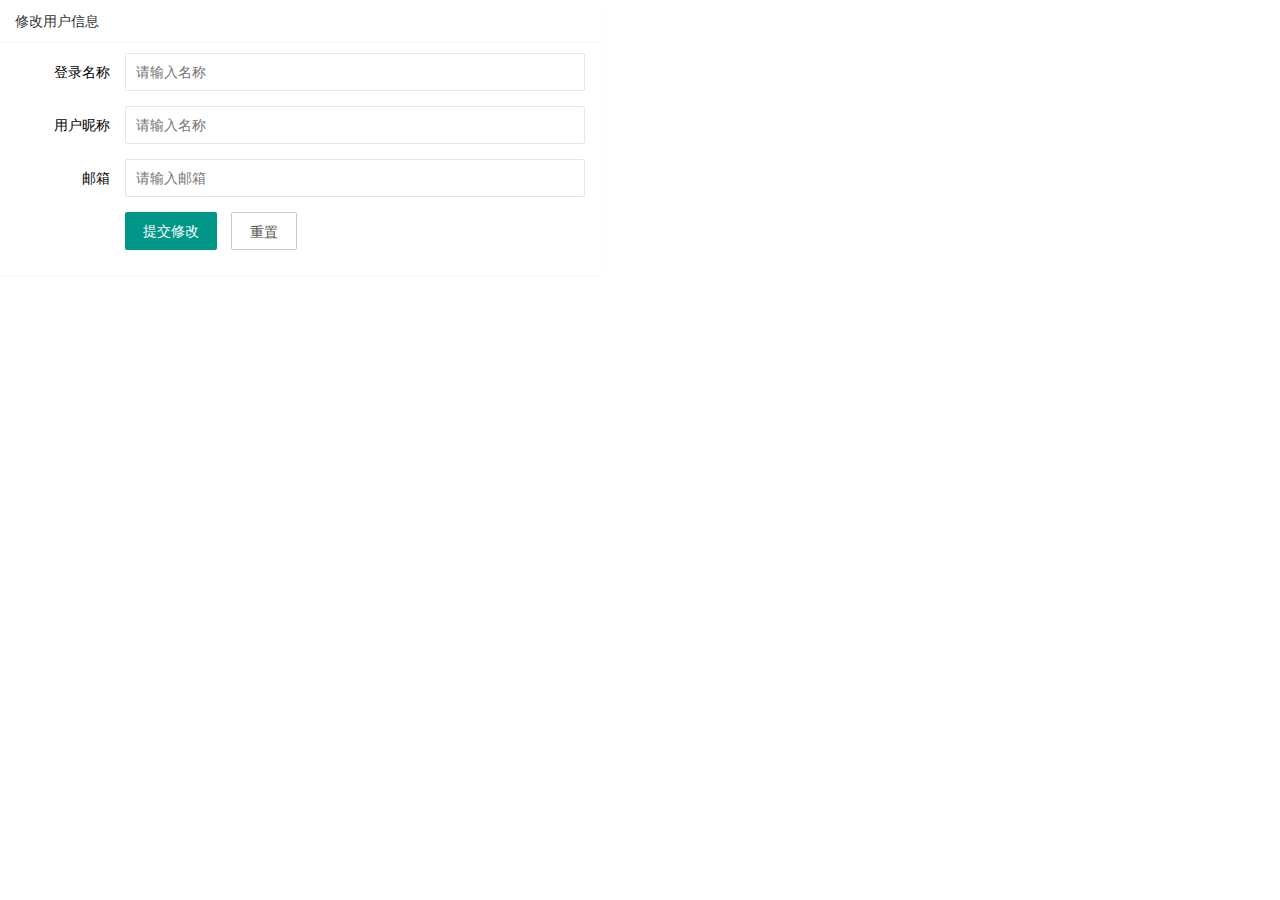
<file: user/user_info.html>
<!DOCTYPE html>
<html lang="en">
  <head>
    <meta charset="UTF-8" />
    <meta name="viewport" content="width=device-width, initial-scale=1.0" />
    <title>user</title>
    <link rel="stylesheet" href="../lib/layui/css/layui.css" />
    <link rel="stylesheet" href="./user_css/user_info.css" />
  </head>
  <body>
    <div class="layui-card">
      <div class="layui-card-header">修改用户信息</div>
      <div class="layui-card-body">
        <form class="layui-form updateInfo" lay-filter="formInfo">
          <!-- 隐藏的表单 -->
          <input type="hidden" name="id" value="" />
          <div class="layui-form-item">
            <label class="layui-form-label">登录名称</label>
            <div class="layui-input-block">
              <input
                id="username"
                type="text"
                name="username"
                required
                lay-verify="required"
                placeholder="请输入名称"
                autocomplete="off"
                class="layui-input"
                readonly
                value=""
              />
            </div>
          </div>
          <div class="layui-form-item">
            <label class="layui-form-label">用户昵称</label>
            <div class="layui-input-block">
              <input
                type="text"
                name="nickname"
                required
                lay-verify="required|nickname"
                placeholder="请输入名称"
                autocomplete="off"
                class="layui-input"
              />
            </div>
          </div>
          <div class="layui-form-item">
            <label class="layui-form-label">邮箱</label>
            <div class="layui-input-block">
              <input
                type="text"
                name="email"
                required
                lay-verify="required|email"
                placeholder="请输入邮箱"
                autocomplete="off"
                class="layui-input"
              />
            </div>
          </div>
          <div class="layui-form-item">
            <div class="layui-input-block">
              <button class="layui-btn" lay-submit lay-filter="formDemo">
                提交修改
              </button>
              <button type="reset" class="layui-btn layui-btn-primary">
                重置
              </button>
            </div>
          </div>
        </form>
      </div>
    </div>

    <script src="../lib/jquery.js"></script>
    <script src="../lib/layui/layui.all.js"></script>
    <script src="../js/utils.js"></script>
    <script src="./user_js/user_info.js"></script>
  </body>
</html>
</file>
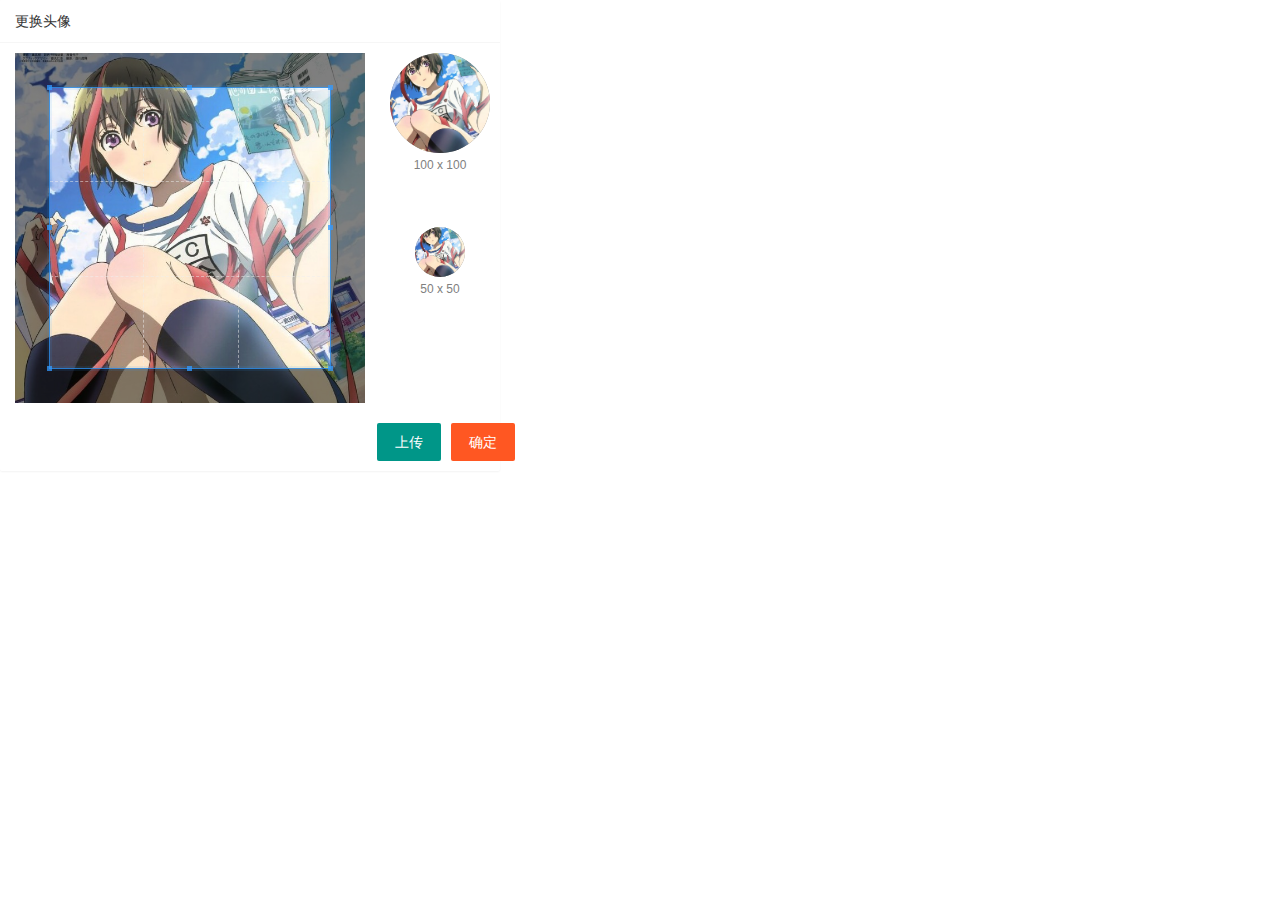
<file: user/user_tx.html>
<!DOCTYPE html>
<html lang="en">
  <head>
    <meta charset="UTF-8" />
    <meta name="viewport" content="width=device-width, initial-scale=1.0" />
    <title>Document</title>
    <link rel="stylesheet" href="../lib/layui/css/layui.css" />
    <link rel="stylesheet" href="./user_css/user_tx.css" />
    <link rel="stylesheet" href="../lib/cropper/cropper.css" />
  </head>
  <body>
    <div class="layui-card">
      <div class="layui-card-header">更换头像</div>
      <div class="layui-card-body">
        <div class="row1">
          <!-- 图片裁剪区域 -->
          <div class="cropper-box">
            <!-- 这个 img 标签很重要，将来会把它初始化为裁剪区域 -->
            <img id="image" src="../images/sample.jpg" />
          </div>
          <!-- 图片的预览区域 -->
          <div class="preview-box">
            <div>
              <!-- 宽高为 100px 的预览区域 -->
              <div class="img-preview w100"></div>
              <p class="size">100 x 100</p>
            </div>
            <div>
              <!-- 宽高为 50px 的预览区域 -->
              <div class="img-preview w50"></div>
              <p class="size">50 x 50</p>
            </div>
          </div>
        </div>
        <!-- 第二行的按钮区域 -->
        <div class="row2">
          <input type="file" name="" id="file" />
          <button type="button" class="layui-btn" id="uploadBtn">上传</button>
          <button
            type="button"
            class="layui-btn layui-btn-danger"
            id="updateBtn"
          >
            确定
          </button>
        </div>
      </div>
    </div>
    <script src="../lib/jquery.js"></script>
    <script src="../lib/cropper/Cropper.js"></script>
    <script src="../lib/cropper/jquery-cropper.js"></script>
    <script src="../js/utils.js"></script>
    <script src="./user_js/user_tx.js"></script>
  </body>
</html>
</file>
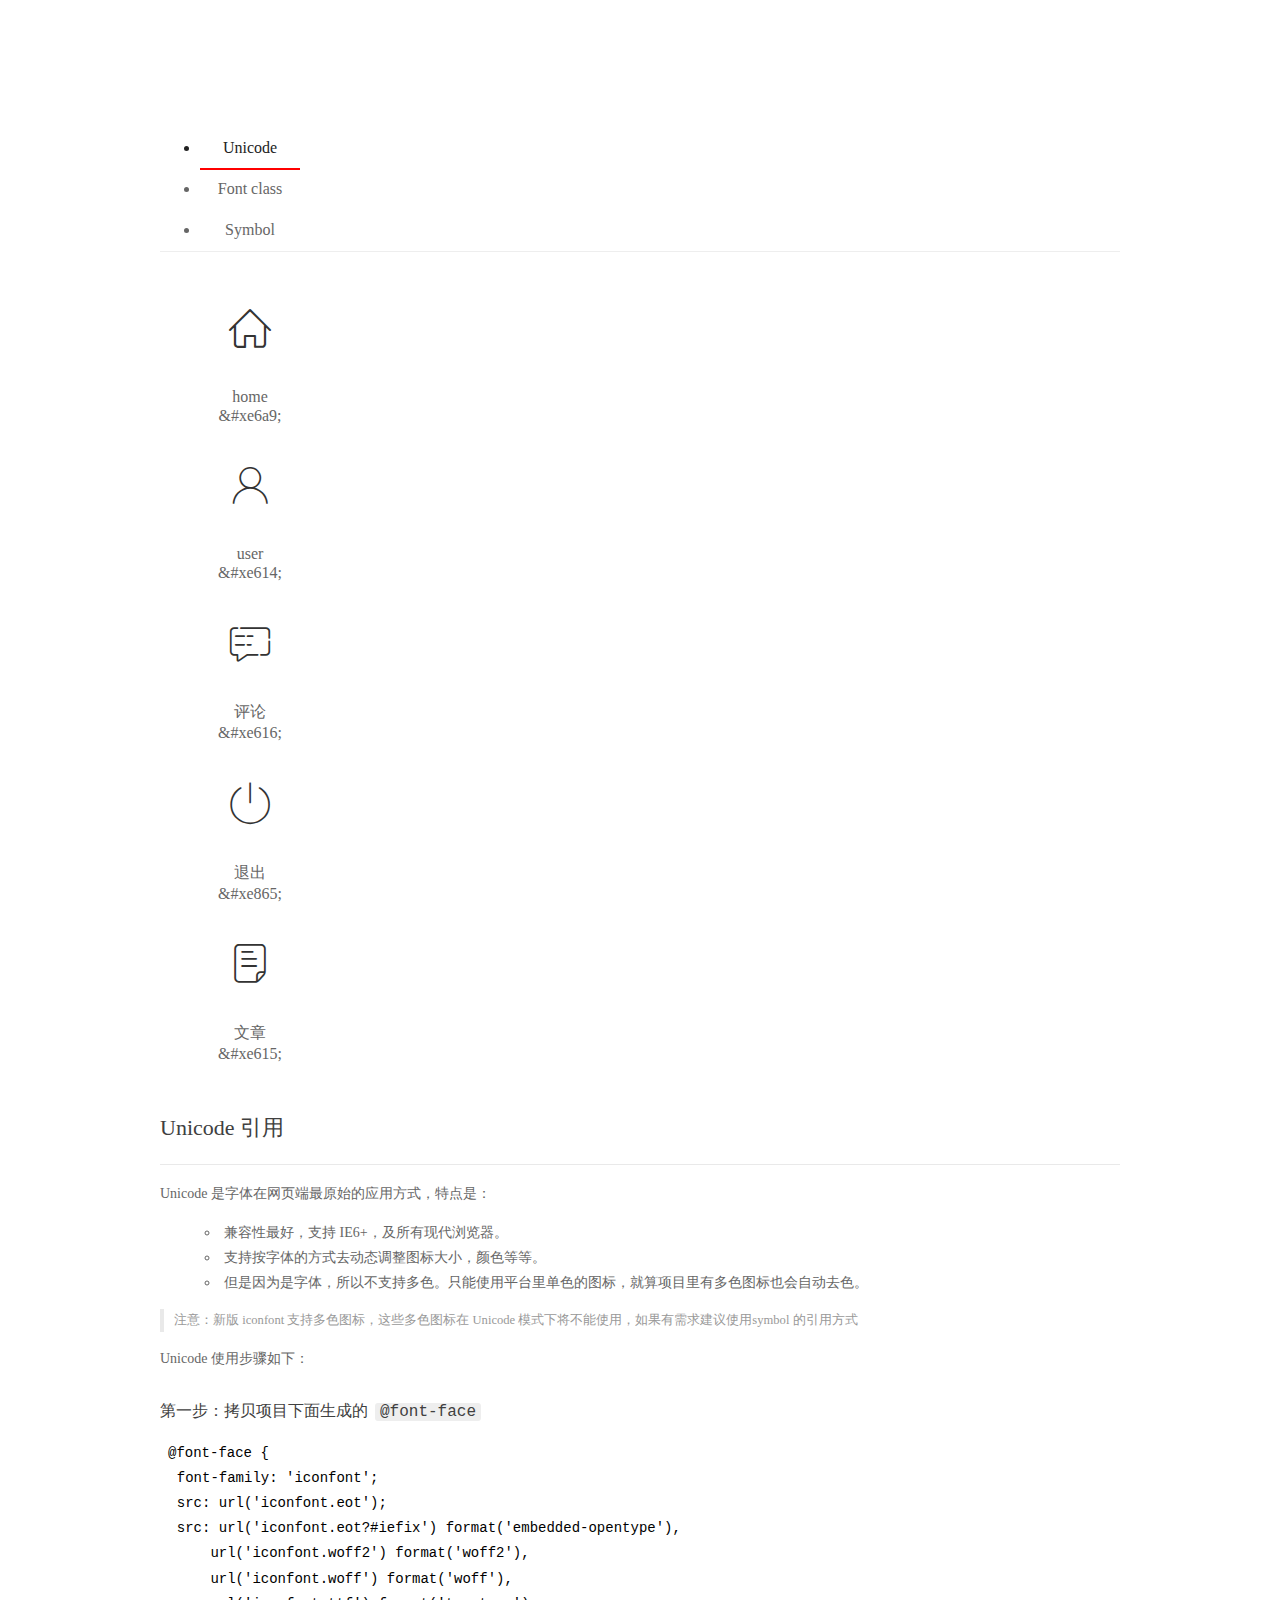
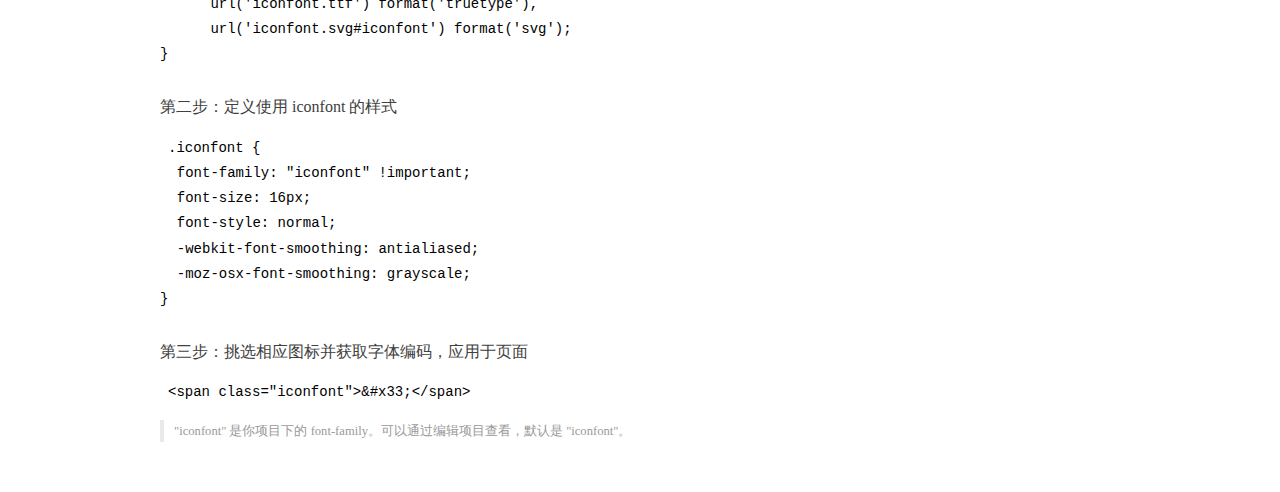
<file: lib/fonts/demo_index.html>
<!DOCTYPE html>
<html>
<head>
  <meta charset="utf-8"/>
  <title>IconFont Demo</title>
  <link rel="shortcut icon" href="https://gtms04.alicdn.com/tps/i4/TB1_oz6GVXXXXaFXpXXJDFnIXXX-64-64.ico" type="image/x-icon"/>
  <link rel="stylesheet" href="https://g.alicdn.com/thx/cube/1.3.2/cube.min.css">
  <link rel="stylesheet" href="demo.css">
  <link rel="stylesheet" href="iconfont.css">
  <script src="iconfont.js"></script>
  <!-- jQuery -->
  <script src="https://a1.alicdn.com/oss/uploads/2018/12/26/7bfddb60-08e8-11e9-9b04-53e73bb6408b.js"></script>
  <!-- 代码高亮 -->
  <script src="https://a1.alicdn.com/oss/uploads/2018/12/26/a3f714d0-08e6-11e9-8a15-ebf944d7534c.js"></script>
</head>
<body>
  <div class="main">
    <h1 class="logo"><a href="https://www.iconfont.cn/" title="iconfont 首页" target="_blank">&#xe86b;</a></h1>
    <div class="nav-tabs">
      <ul id="tabs" class="dib-box">
        <li class="dib active"><span>Unicode</span></li>
        <li class="dib"><span>Font class</span></li>
        <li class="dib"><span>Symbol</span></li>
      </ul>
      
    </div>
    <div class="tab-container">
      <div class="content unicode" style="display: block;">
          <ul class="icon_lists dib-box">
          
            <li class="dib">
              <span class="icon iconfont">&#xe6a9;</span>
                <div class="name">home</div>
                <div class="code-name">&amp;#xe6a9;</div>
              </li>
          
            <li class="dib">
              <span class="icon iconfont">&#xe614;</span>
                <div class="name">user</div>
                <div class="code-name">&amp;#xe614;</div>
              </li>
          
            <li class="dib">
              <span class="icon iconfont">&#xe616;</span>
                <div class="name">评论</div>
                <div class="code-name">&amp;#xe616;</div>
              </li>
          
            <li class="dib">
              <span class="icon iconfont">&#xe865;</span>
                <div class="name">退出</div>
                <div class="code-name">&amp;#xe865;</div>
              </li>
          
            <li class="dib">
              <span class="icon iconfont">&#xe615;</span>
                <div class="name">文章</div>
                <div class="code-name">&amp;#xe615;</div>
              </li>
          
          </ul>
          <div class="article markdown">
          <h2 id="unicode-">Unicode 引用</h2>
          <hr>

          <p>Unicode 是字体在网页端最原始的应用方式，特点是：</p>
          <ul>
            <li>兼容性最好，支持 IE6+，及所有现代浏览器。</li>
            <li>支持按字体的方式去动态调整图标大小，颜色等等。</li>
            <li>但是因为是字体，所以不支持多色。只能使用平台里单色的图标，就算项目里有多色图标也会自动去色。</li>
          </ul>
          <blockquote>
            <p>注意：新版 iconfont 支持多色图标，这些多色图标在 Unicode 模式下将不能使用，如果有需求建议使用symbol 的引用方式</p>
          </blockquote>
          <p>Unicode 使用步骤如下：</p>
          <h3 id="-font-face">第一步：拷贝项目下面生成的 <code>@font-face</code></h3>
<pre><code class="language-css"
>@font-face {
  font-family: 'iconfont';
  src: url('iconfont.eot');
  src: url('iconfont.eot?#iefix') format('embedded-opentype'),
      url('iconfont.woff2') format('woff2'),
      url('iconfont.woff') format('woff'),
      url('iconfont.ttf') format('truetype'),
      url('iconfont.svg#iconfont') format('svg');
}
</code></pre>
          <h3 id="-iconfont-">第二步：定义使用 iconfont 的样式</h3>
<pre><code class="language-css"
>.iconfont {
  font-family: "iconfont" !important;
  font-size: 16px;
  font-style: normal;
  -webkit-font-smoothing: antialiased;
  -moz-osx-font-smoothing: grayscale;
}
</code></pre>
          <h3 id="-">第三步：挑选相应图标并获取字体编码，应用于页面</h3>
<pre>
<code class="language-html"
>&lt;span class="iconfont"&gt;&amp;#x33;&lt;/span&gt;
</code></pre>
          <blockquote>
            <p>"iconfont" 是你项目下的 font-family。可以通过编辑项目查看，默认是 "iconfont"。</p>
          </blockquote>
          </div>
      </div>
      <div class="content font-class">
        <ul class="icon_lists dib-box">
          
          <li class="dib">
            <span class="icon iconfont icon-home"></span>
            <div class="name">
              home
            </div>
            <div class="code-name">.icon-home
            </div>
          </li>
          
          <li class="dib">
            <span class="icon iconfont icon-user"></span>
            <div class="name">
              user
            </div>
            <div class="code-name">.icon-user
            </div>
          </li>
          
          <li class="dib">
            <span class="icon iconfont icon-pinglun"></span>
            <div class="name">
              评论
            </div>
            <div class="code-name">.icon-pinglun
            </div>
          </li>
          
          <li class="dib">
            <span class="icon iconfont icon-tuichu"></span>
            <div class="name">
              退出
            </div>
            <div class="code-name">.icon-tuichu
            </div>
          </li>
          
          <li class="dib">
            <span class="icon iconfont icon-16"></span>
            <div class="name">
              文章
            </div>
            <div class="code-name">.icon-16
            </div>
          </li>
          
        </ul>
        <div class="article markdown">
        <h2 id="font-class-">font-class 引用</h2>
        <hr>

        <p>font-class 是 Unicode 使用方式的一种变种，主要是解决 Unicode 书写不直观，语意不明确的问题。</p>
        <p>与 Unicode 使用方式相比，具有如下特点：</p>
        <ul>
          <li>兼容性良好，支持 IE8+，及所有现代浏览器。</li>
          <li>相比于 Unicode 语意明确，书写更直观。可以很容易分辨这个 icon 是什么。</li>
          <li>因为使用 class 来定义图标，所以当要替换图标时，只需要修改 class 里面的 Unicode 引用。</li>
          <li>不过因为本质上还是使用的字体，所以多色图标还是不支持的。</li>
        </ul>
        <p>使用步骤如下：</p>
        <h3 id="-fontclass-">第一步：引入项目下面生成的 fontclass 代码：</h3>
<pre><code class="language-html">&lt;link rel="stylesheet" href="./iconfont.css"&gt;
</code></pre>
        <h3 id="-">第二步：挑选相应图标并获取类名，应用于页面：</h3>
<pre><code class="language-html">&lt;span class="iconfont icon-xxx"&gt;&lt;/span&gt;
</code></pre>
        <blockquote>
          <p>"
            iconfont" 是你项目下的 font-family。可以通过编辑项目查看，默认是 "iconfont"。</p>
        </blockquote>
      </div>
      </div>
      <div class="content symbol">
          <ul class="icon_lists dib-box">
          
            <li class="dib">
                <svg class="icon svg-icon" aria-hidden="true">
                  <use xlink:href="#icon-home"></use>
                </svg>
                <div class="name">home</div>
                <div class="code-name">#icon-home</div>
            </li>
          
            <li class="dib">
                <svg class="icon svg-icon" aria-hidden="true">
                  <use xlink:href="#icon-user"></use>
                </svg>
                <div class="name">user</div>
                <div class="code-name">#icon-user</div>
            </li>
          
            <li class="dib">
                <svg class="icon svg-icon" aria-hidden="true">
                  <use xlink:href="#icon-pinglun"></use>
                </svg>
                <div class="name">评论</div>
                <div class="code-name">#icon-pinglun</div>
            </li>
          
            <li class="dib">
                <svg class="icon svg-icon" aria-hidden="true">
                  <use xlink:href="#icon-tuichu"></use>
                </svg>
                <div class="name">退出</div>
                <div class="code-name">#icon-tuichu</div>
            </li>
          
            <li class="dib">
                <svg class="icon svg-icon" aria-hidden="true">
                  <use xlink:href="#icon-16"></use>
                </svg>
                <div class="name">文章</div>
                <div class="code-name">#icon-16</div>
            </li>
          
          </ul>
          <div class="article markdown">
          <h2 id="symbol-">Symbol 引用</h2>
          <hr>

          <p>这是一种全新的使用方式，应该说这才是未来的主流，也是平台目前推荐的用法。相关介绍可以参考这篇<a href="">文章</a>
            这种用法其实是做了一个 SVG 的集合，与另外两种相比具有如下特点：</p>
          <ul>
            <li>支持多色图标了，不再受单色限制。</li>
            <li>通过一些技巧，支持像字体那样，通过 <code>font-size</code>, <code>color</code> 来调整样式。</li>
            <li>兼容性较差，支持 IE9+，及现代浏览器。</li>
            <li>浏览器渲染 SVG 的性能一般，还不如 png。</li>
          </ul>
          <p>使用步骤如下：</p>
          <h3 id="-symbol-">第一步：引入项目下面生成的 symbol 代码：</h3>
<pre><code class="language-html">&lt;script src="./iconfont.js"&gt;&lt;/script&gt;
</code></pre>
          <h3 id="-css-">第二步：加入通用 CSS 代码（引入一次就行）：</h3>
<pre><code class="language-html">&lt;style&gt;
.icon {
  width: 1em;
  height: 1em;
  vertical-align: -0.15em;
  fill: currentColor;
  overflow: hidden;
}
&lt;/style&gt;
</code></pre>
          <h3 id="-">第三步：挑选相应图标并获取类名，应用于页面：</h3>
<pre><code class="language-html">&lt;svg class="icon" aria-hidden="true"&gt;
  &lt;use xlink:href="#icon-xxx"&gt;&lt;/use&gt;
&lt;/svg&gt;
</code></pre>
          </div>
      </div>

    </div>
  </div>
  <script>
  $(document).ready(function () {
      $('.tab-container .content:first').show()

      $('#tabs li').click(function (e) {
        var tabContent = $('.tab-container .content')
        var index = $(this).index()

        if ($(this).hasClass('active')) {
          return
        } else {
          $('#tabs li').removeClass('active')
          $(this).addClass('active')

          tabContent.hide().eq(index).fadeIn()
        }
      })
    })
  </script>
</body>
</html>
</file>
<file: lib/layui/css/layui.css>
/** layui-v2.5.6 MIT License By https://www.layui.com */
 .layui-inline,img{display:inline-block;vertical-align:middle}h1,h2,h3,h4,h5,h6{font-weight:400}.layui-edge,.layui-header,.layui-inline,.layui-main{position:relative}.layui-body,.layui-edge,.layui-elip{overflow:hidden}.layui-btn,.layui-edge,.layui-inline,img{vertical-align:middle}.layui-btn,.layui-disabled,.layui-icon,.layui-unselect{-moz-user-select:none;-webkit-user-select:none;-ms-user-select:none}.layui-elip,.layui-form-checkbox span,.layui-form-pane .layui-form-label{text-overflow:ellipsis;white-space:nowrap}.layui-breadcrumb,.layui-tree-btnGroup{visibility:hidden}blockquote,body,button,dd,div,dl,dt,form,h1,h2,h3,h4,h5,h6,input,li,ol,p,pre,td,textarea,th,ul{margin:0;padding:0;-webkit-tap-highlight-color:rgba(0,0,0,0)}a:active,a:hover{outline:0}img{border:none}li{list-style:none}table{border-collapse:collapse;border-spacing:0}h4,h5,h6{font-size:100%}button,input,optgroup,option,select,textarea{font-family:inherit;font-size:inherit;font-style:inherit;font-weight:inherit;outline:0}pre{white-space:pre-wrap;white-space:-moz-pre-wrap;white-space:-pre-wrap;white-space:-o-pre-wrap;word-wrap:break-word}body{line-height:24px;font:14px Helvetica Neue,Helvetica,PingFang SC,Tahoma,Arial,sans-serif}hr{height:1px;margin:10px 0;border:0;clear:both}a{color:#333;text-decoration:none}a:hover{color:#777}a cite{font-style:normal;*cursor:pointer}.layui-border-box,.layui-border-box *{box-sizing:border-box}.layui-box,.layui-box *{box-sizing:content-box}.layui-clear{clear:both;*zoom:1}.layui-clear:after{content:'\20';clear:both;*zoom:1;display:block;height:0}.layui-inline{*display:inline;*zoom:1}.layui-edge{display:inline-block;width:0;height:0;border-width:6px;border-style:dashed;border-color:transparent}.layui-edge-top{top:-4px;border-bottom-color:#999;border-bottom-style:solid}.layui-edge-right{border-left-color:#999;border-left-style:solid}.layui-edge-bottom{top:2px;border-top-color:#999;border-top-style:solid}.layui-edge-left{border-right-color:#999;border-right-style:solid}.layui-disabled,.layui-disabled:hover{color:#d2d2d2!important;cursor:not-allowed!important}.layui-circle{border-radius:100%}.layui-show{display:block!important}.layui-hide{display:none!important}@font-face{font-family:layui-icon;src:url(../font/iconfont.eot?v=256);src:url(../font/iconfont.eot?v=256#iefix) format('embedded-opentype'),url(../font/iconfont.woff2?v=256) format('woff2'),url(../font/iconfont.woff?v=256) format('woff'),url(../font/iconfont.ttf?v=256) format('truetype'),url(../font/iconfont.svg?v=256#layui-icon) format('svg')}.layui-icon{font-family:layui-icon!important;font-size:16px;font-style:normal;-webkit-font-smoothing:antialiased;-moz-osx-font-smoothing:grayscale}.layui-icon-reply-fill:before{content:"\e611"}.layui-icon-set-fill:before{content:"\e614"}.layui-icon-menu-fill:before{content:"\e60f"}.layui-icon-search:before{content:"\e615"}.layui-icon-share:before{content:"\e641"}.layui-icon-set-sm:before{content:"\e620"}.layui-icon-engine:before{content:"\e628"}.layui-icon-close:before{content:"\1006"}.layui-icon-close-fill:before{content:"\1007"}.layui-icon-chart-screen:before{content:"\e629"}.layui-icon-star:before{content:"\e600"}.layui-icon-circle-dot:before{content:"\e617"}.layui-icon-chat:before{content:"\e606"}.layui-icon-release:before{content:"\e609"}.layui-icon-list:before{content:"\e60a"}.layui-icon-chart:before{content:"\e62c"}.layui-icon-ok-circle:before{content:"\1005"}.layui-icon-layim-theme:before{content:"\e61b"}.layui-icon-table:before{content:"\e62d"}.layui-icon-right:before{content:"\e602"}.layui-icon-left:before{content:"\e603"}.layui-icon-cart-simple:before{content:"\e698"}.layui-icon-face-cry:before{content:"\e69c"}.layui-icon-face-smile:before{content:"\e6af"}.layui-icon-survey:before{content:"\e6b2"}.layui-icon-tree:before{content:"\e62e"}.layui-icon-ie:before{content:"\e7bb"}.layui-icon-upload-circle:before{content:"\e62f"}.layui-icon-add-circle:before{content:"\e61f"}.layui-icon-download-circle:before{content:"\e601"}.layui-icon-templeate-1:before{content:"\e630"}.layui-icon-util:before{content:"\e631"}.layui-icon-face-surprised:before{content:"\e664"}.layui-icon-edit:before{content:"\e642"}.layui-icon-speaker:before{content:"\e645"}.layui-icon-down:before{content:"\e61a"}.layui-icon-file:before{content:"\e621"}.layui-icon-layouts:before{content:"\e632"}.layui-icon-rate-half:before{content:"\e6c9"}.layui-icon-add-circle-fine:before{content:"\e608"}.layui-icon-prev-circle:before{content:"\e633"}.layui-icon-read:before{content:"\e705"}.layui-icon-404:before{content:"\e61c"}.layui-icon-carousel:before{content:"\e634"}.layui-icon-help:before{content:"\e607"}.layui-icon-code-circle:before{content:"\e635"}.layui-icon-windows:before{content:"\e67f"}.layui-icon-water:before{content:"\e636"}.layui-icon-username:before{content:"\e66f"}.layui-icon-find-fill:before{content:"\e670"}.layui-icon-about:before{content:"\e60b"}.layui-icon-location:before{content:"\e715"}.layui-icon-up:before{content:"\e619"}.layui-icon-pause:before{content:"\e651"}.layui-icon-date:before{content:"\e637"}.layui-icon-layim-uploadfile:before{content:"\e61d"}.layui-icon-delete:before{content:"\e640"}.layui-icon-play:before{content:"\e652"}.layui-icon-top:before{content:"\e604"}.layui-icon-firefox:before{content:"\e686"}.layui-icon-friends:before{content:"\e612"}.layui-icon-refresh-3:before{content:"\e9aa"}.layui-icon-ok:before{content:"\e605"}.layui-icon-layer:before{content:"\e638"}.layui-icon-face-smile-fine:before{content:"\e60c"}.layui-icon-dollar:before{content:"\e659"}.layui-icon-group:before{content:"\e613"}.layui-icon-layim-download:before{content:"\e61e"}.layui-icon-picture-fine:before{content:"\e60d"}.layui-icon-link:before{content:"\e64c"}.layui-icon-diamond:before{content:"\e735"}.layui-icon-log:before{content:"\e60e"}.layui-icon-key:before{content:"\e683"}.layui-icon-rate-solid:before{content:"\e67a"}.layui-icon-fonts-del:before{content:"\e64f"}.layui-icon-unlink:before{content:"\e64d"}.layui-icon-fonts-clear:before{content:"\e639"}.layui-icon-triangle-r:before{content:"\e623"}.layui-icon-circle:before{content:"\e63f"}.layui-icon-radio:before{content:"\e643"}.layui-icon-align-center:before{content:"\e647"}.layui-icon-align-right:before{content:"\e648"}.layui-icon-align-left:before{content:"\e649"}.layui-icon-loading-1:before{content:"\e63e"}.layui-icon-return:before{content:"\e65c"}.layui-icon-fonts-strong:before{content:"\e62b"}.layui-icon-upload:before{content:"\e67c"}.layui-icon-dialogue:before{content:"\e63a"}.layui-icon-video:before{content:"\e6ed"}.layui-icon-headset:before{content:"\e6fc"}.layui-icon-cellphone-fine:before{content:"\e63b"}.layui-icon-add-1:before{content:"\e654"}.layui-icon-face-smile-b:before{content:"\e650"}.layui-icon-fonts-html:before{content:"\e64b"}.layui-icon-screen-full:before{content:"\e622"}.layui-icon-form:before{content:"\e63c"}.layui-icon-cart:before{content:"\e657"}.layui-icon-camera-fill:before{content:"\e65d"}.layui-icon-tabs:before{content:"\e62a"}.layui-icon-heart-fill:before{content:"\e68f"}.layui-icon-fonts-code:before{content:"\e64e"}.layui-icon-ios:before{content:"\e680"}.layui-icon-at:before{content:"\e687"}.layui-icon-fire:before{content:"\e756"}.layui-icon-set:before{content:"\e716"}.layui-icon-fonts-u:before{content:"\e646"}.layui-icon-triangle-d:before{content:"\e625"}.layui-icon-tips:before{content:"\e702"}.layui-icon-picture:before{content:"\e64a"}.layui-icon-more-vertical:before{content:"\e671"}.layui-icon-bluetooth:before{content:"\e689"}.layui-icon-flag:before{content:"\e66c"}.layui-icon-loading:before{content:"\e63d"}.layui-icon-fonts-i:before{content:"\e644"}.layui-icon-refresh-1:before{content:"\e666"}.layui-icon-rmb:before{content:"\e65e"}.layui-icon-addition:before{content:"\e624"}.layui-icon-home:before{content:"\e68e"}.layui-icon-time:before{content:"\e68d"}.layui-icon-user:before{content:"\e770"}.layui-icon-notice:before{content:"\e667"}.layui-icon-chrome:before{content:"\e68a"}.layui-icon-edge:before{content:"\e68b"}.layui-icon-login-weibo:before{content:"\e675"}.layui-icon-voice:before{content:"\e688"}.layui-icon-upload-drag:before{content:"\e681"}.layui-icon-login-qq:before{content:"\e676"}.layui-icon-snowflake:before{content:"\e6b1"}.layui-icon-heart:before{content:"\e68c"}.layui-icon-logout:before{content:"\e682"}.layui-icon-file-b:before{content:"\e655"}.layui-icon-template:before{content:"\e663"}.layui-icon-transfer:before{content:"\e691"}.layui-icon-auz:before{content:"\e672"}.layui-icon-console:before{content:"\e665"}.layui-icon-app:before{content:"\e653"}.layui-icon-prev:before{content:"\e65a"}.layui-icon-website:before{content:"\e7ae"}.layui-icon-next:before{content:"\e65b"}.layui-icon-component:before{content:"\e857"}.layui-icon-android:before{content:"\e684"}.layui-icon-more:before{content:"\e65f"}.layui-icon-login-wechat:before{content:"\e677"}.layui-icon-shrink-right:before{content:"\e668"}.layui-icon-spread-left:before{content:"\e66b"}.layui-icon-camera:before{content:"\e660"}.layui-icon-note:before{content:"\e66e"}.layui-icon-refresh:before{content:"\e669"}.layui-icon-female:before{content:"\e661"}.layui-icon-male:before{content:"\e662"}.layui-icon-screen-restore:before{content:"\e758"}.layui-icon-password:before{content:"\e673"}.layui-icon-senior:before{content:"\e674"}.layui-icon-theme:before{content:"\e66a"}.layui-icon-tread:before{content:"\e6c5"}.layui-icon-praise:before{content:"\e6c6"}.layui-icon-star-fill:before{content:"\e658"}.layui-icon-rate:before{content:"\e67b"}.layui-icon-template-1:before{content:"\e656"}.layui-icon-vercode:before{content:"\e679"}.layui-icon-service:before{content:"\e626"}.layui-icon-cellphone:before{content:"\e678"}.layui-icon-print:before{content:"\e66d"}.layui-icon-cols:before{content:"\e610"}.layui-icon-wifi:before{content:"\e7e0"}.layui-icon-export:before{content:"\e67d"}.layui-icon-rss:before{content:"\e808"}.layui-icon-slider:before{content:"\e714"}.layui-icon-email:before{content:"\e618"}.layui-icon-subtraction:before{content:"\e67e"}.layui-icon-mike:before{content:"\e6dc"}.layui-icon-light:before{content:"\e748"}.layui-icon-gift:before{content:"\e627"}.layui-icon-mute:before{content:"\e685"}.layui-icon-reduce-circle:before{content:"\e616"}.layui-icon-music:before{content:"\e690"}.layui-main{width:1140px;margin:0 auto}.layui-header{z-index:1000;height:60px}.layui-header a:hover{transition:all .5s;-webkit-transition:all .5s}.layui-side{position:fixed;left:0;top:0;bottom:0;z-index:999;width:200px;overflow-x:hidden}.layui-side-scroll{position:relative;width:220px;height:100%;overflow-x:hidden}.layui-body{position:absolute;left:200px;right:0;top:0;bottom:0;z-index:998;width:auto;overflow-y:auto;box-sizing:border-box}.layui-layout-body{overflow:hidden}.layui-layout-admin .layui-header{background-color:#23262E}.layui-layout-admin .layui-side{top:60px;width:200px;overflow-x:hidden}.layui-layout-admin .layui-body{position:fixed;top:60px;bottom:44px}.layui-layout-admin .layui-main{width:auto;margin:0 15px}.layui-layout-admin .layui-footer{position:fixed;left:200px;right:0;bottom:0;height:44px;line-height:44px;padding:0 15px;background-color:#eee}.layui-layout-admin .layui-logo{position:absolute;left:0;top:0;width:200px;height:100%;line-height:60px;text-align:center;color:#009688;font-size:16px}.layui-layout-admin .layui-header .layui-nav{background:0 0}.layui-layout-left{position:absolute!important;left:200px;top:0}.layui-layout-right{position:absolute!important;right:0;top:0}.layui-container{position:relative;margin:0 auto;padding:0 15px;box-sizing:border-box}.layui-fluid{position:relative;margin:0 auto;padding:0 15px}.layui-row:after,.layui-row:before{content:'';display:block;clear:both}.layui-col-lg1,.layui-col-lg10,.layui-col-lg11,.layui-col-lg12,.layui-col-lg2,.layui-col-lg3,.layui-col-lg4,.layui-col-lg5,.layui-col-lg6,.layui-col-lg7,.layui-col-lg8,.layui-col-lg9,.layui-col-md1,.layui-col-md10,.layui-col-md11,.layui-col-md12,.layui-col-md2,.layui-col-md3,.layui-col-md4,.layui-col-md5,.layui-col-md6,.layui-col-md7,.layui-col-md8,.layui-col-md9,.layui-col-sm1,.layui-col-sm10,.layui-col-sm11,.layui-col-sm12,.layui-col-sm2,.layui-col-sm3,.layui-col-sm4,.layui-col-sm5,.layui-col-sm6,.layui-col-sm7,.layui-col-sm8,.layui-col-sm9,.layui-col-xs1,.layui-col-xs10,.layui-col-xs11,.layui-col-xs12,.layui-col-xs2,.layui-col-xs3,.layui-col-xs4,.layui-col-xs5,.layui-col-xs6,.layui-col-xs7,.layui-col-xs8,.layui-col-xs9{position:relative;display:block;box-sizing:border-box}.layui-col-xs1,.layui-col-xs10,.layui-col-xs11,.layui-col-xs12,.layui-col-xs2,.layui-col-xs3,.layui-col-xs4,.layui-col-xs5,.layui-col-xs6,.layui-col-xs7,.layui-col-xs8,.layui-col-xs9{float:left}.layui-col-xs1{width:8.33333333%}.layui-col-xs2{width:16.66666667%}.layui-col-xs3{width:25%}.layui-col-xs4{width:33.33333333%}.layui-col-xs5{width:41.66666667%}.layui-col-xs6{width:50%}.layui-col-xs7{width:58.33333333%}.layui-col-xs8{width:66.66666667%}.layui-col-xs9{width:75%}.layui-col-xs10{width:83.33333333%}.layui-col-xs11{width:91.66666667%}.layui-col-xs12{width:100%}.layui-col-xs-offset1{margin-left:8.33333333%}.layui-col-xs-offset2{margin-left:16.66666667%}.layui-col-xs-offset3{margin-left:25%}.layui-col-xs-offset4{margin-left:33.33333333%}.layui-col-xs-offset5{margin-left:41.66666667%}.layui-col-xs-offset6{margin-left:50%}.layui-col-xs-offset7{margin-left:58.33333333%}.layui-col-xs-offset8{margin-left:66.66666667%}.layui-col-xs-offset9{margin-left:75%}.layui-col-xs-offset10{margin-left:83.33333333%}.layui-col-xs-offset11{margin-left:91.66666667%}.layui-col-xs-offset12{margin-left:100%}@media screen and (max-width:768px){.layui-hide-xs{display:none!important}.layui-show-xs-block{display:block!important}.layui-show-xs-inline{display:inline!important}.layui-show-xs-inline-block{display:inline-block!important}}@media screen and (min-width:768px){.layui-container{width:750px}.layui-hide-sm{display:none!important}.layui-show-sm-block{display:block!important}.layui-show-sm-inline{display:inline!important}.layui-show-sm-inline-block{display:inline-block!important}.layui-col-sm1,.layui-col-sm10,.layui-col-sm11,.layui-col-sm12,.layui-col-sm2,.layui-col-sm3,.layui-col-sm4,.layui-col-sm5,.layui-col-sm6,.layui-col-sm7,.layui-col-sm8,.layui-col-sm9{float:left}.layui-col-sm1{width:8.33333333%}.layui-col-sm2{width:16.66666667%}.layui-col-sm3{width:25%}.layui-col-sm4{width:33.33333333%}.layui-col-sm5{width:41.66666667%}.layui-col-sm6{width:50%}.layui-col-sm7{width:58.33333333%}.layui-col-sm8{width:66.66666667%}.layui-col-sm9{width:75%}.layui-col-sm10{width:83.33333333%}.layui-col-sm11{width:91.66666667%}.layui-col-sm12{width:100%}.layui-col-sm-offset1{margin-left:8.33333333%}.layui-col-sm-offset2{margin-left:16.66666667%}.layui-col-sm-offset3{margin-left:25%}.layui-col-sm-offset4{margin-left:33.33333333%}.layui-col-sm-offset5{margin-left:41.66666667%}.layui-col-sm-offset6{margin-left:50%}.layui-col-sm-offset7{margin-left:58.33333333%}.layui-col-sm-offset8{margin-left:66.66666667%}.layui-col-sm-offset9{margin-left:75%}.layui-col-sm-offset10{margin-left:83.33333333%}.layui-col-sm-offset11{margin-left:91.66666667%}.layui-col-sm-offset12{margin-left:100%}}@media screen and (min-width:992px){.layui-container{width:970px}.layui-hide-md{display:none!important}.layui-show-md-block{display:block!important}.layui-show-md-inline{display:inline!important}.layui-show-md-inline-block{display:inline-block!important}.layui-col-md1,.layui-col-md10,.layui-col-md11,.layui-col-md12,.layui-col-md2,.layui-col-md3,.layui-col-md4,.layui-col-md5,.layui-col-md6,.layui-col-md7,.layui-col-md8,.layui-col-md9{float:left}.layui-col-md1{width:8.33333333%}.layui-col-md2{width:16.66666667%}.layui-col-md3{width:25%}.layui-col-md4{width:33.33333333%}.layui-col-md5{width:41.66666667%}.layui-col-md6{width:50%}.layui-col-md7{width:58.33333333%}.layui-col-md8{width:66.66666667%}.layui-col-md9{width:75%}.layui-col-md10{width:83.33333333%}.layui-col-md11{width:91.66666667%}.layui-col-md12{width:100%}.layui-col-md-offset1{margin-left:8.33333333%}.layui-col-md-offset2{margin-left:16.66666667%}.layui-col-md-offset3{margin-left:25%}.layui-col-md-offset4{margin-left:33.33333333%}.layui-col-md-offset5{margin-left:41.66666667%}.layui-col-md-offset6{margin-left:50%}.layui-col-md-offset7{margin-left:58.33333333%}.layui-col-md-offset8{margin-left:66.66666667%}.layui-col-md-offset9{margin-left:75%}.layui-col-md-offset10{margin-left:83.33333333%}.layui-col-md-offset11{margin-left:91.66666667%}.layui-col-md-offset12{margin-left:100%}}@media screen and (min-width:1200px){.layui-container{width:1170px}.layui-hide-lg{display:none!important}.layui-show-lg-block{display:block!important}.layui-show-lg-inline{display:inline!important}.layui-show-lg-inline-block{display:inline-block!important}.layui-col-lg1,.layui-col-lg10,.layui-col-lg11,.layui-col-lg12,.layui-col-lg2,.layui-col-lg3,.layui-col-lg4,.layui-col-lg5,.layui-col-lg6,.layui-col-lg7,.layui-col-lg8,.layui-col-lg9{float:left}.layui-col-lg1{width:8.33333333%}.layui-col-lg2{width:16.66666667%}.layui-col-lg3{width:25%}.layui-col-lg4{width:33.33333333%}.layui-col-lg5{width:41.66666667%}.layui-col-lg6{width:50%}.layui-col-lg7{width:58.33333333%}.layui-col-lg8{width:66.66666667%}.layui-col-lg9{width:75%}.layui-col-lg10{width:83.33333333%}.layui-col-lg11{width:91.66666667%}.layui-col-lg12{width:100%}.layui-col-lg-offset1{margin-left:8.33333333%}.layui-col-lg-offset2{margin-left:16.66666667%}.layui-col-lg-offset3{margin-left:25%}.layui-col-lg-offset4{margin-left:33.33333333%}.layui-col-lg-offset5{margin-left:41.66666667%}.layui-col-lg-offset6{margin-left:50%}.layui-col-lg-offset7{margin-left:58.33333333%}.layui-col-lg-offset8{margin-left:66.66666667%}.layui-col-lg-offset9{margin-left:75%}.layui-col-lg-offset10{margin-left:83.33333333%}.layui-col-lg-offset11{margin-left:91.66666667%}.layui-col-lg-offset12{margin-left:100%}}.layui-col-space1{margin:-.5px}.layui-col-space1>*{padding:.5px}.layui-col-space2{margin:-1px}.layui-col-space2>*{padding:1px}.layui-col-space4{margin:-2px}.layui-col-space4>*{padding:2px}.layui-col-space5{margin:-2.5px}.layui-col-space5>*{padding:2.5px}.layui-col-space6{margin:-3px}.layui-col-space6>*{padding:3px}.layui-col-space8{margin:-4px}.layui-col-space8>*{padding:4px}.layui-col-space10{margin:-5px}.layui-col-space10>*{padding:5px}.layui-col-space12{margin:-6px}.layui-col-space12>*{padding:6px}.layui-col-space14{margin:-7px}.layui-col-space14>*{padding:7px}.layui-col-space15{margin:-7.5px}.layui-col-space15>*{padding:7.5px}.layui-col-space16{margin:-8px}.layui-col-space16>*{padding:8px}.layui-col-space18{margin:-9px}.layui-col-space18>*{padding:9px}.layui-col-space20{margin:-10px}.layui-col-space20>*{padding:10px}.layui-col-space22{margin:-11px}.layui-col-space22>*{padding:11px}.layui-col-space24{margin:-12px}.layui-col-space24>*{padding:12px}.layui-col-space25{margin:-12.5px}.layui-col-space25>*{padding:12.5px}.layui-col-space26{margin:-13px}.layui-col-space26>*{padding:13px}.layui-col-space28{margin:-14px}.layui-col-space28>*{padding:14px}.layui-col-space30{margin:-15px}.layui-col-space30>*{padding:15px}.layui-btn,.layui-input,.layui-select,.layui-textarea,.layui-upload-button{outline:0;-webkit-appearance:none;transition:all .3s;-webkit-transition:all .3s;box-sizing:border-box}.layui-elem-quote{margin-bottom:10px;padding:15px;line-height:22px;border-left:5px solid #009688;border-radius:0 2px 2px 0;background-color:#f2f2f2}.layui-quote-nm{border-style:solid;border-width:1px 1px 1px 5px;background:0 0}.layui-elem-field{margin-bottom:10px;padding:0;border-width:1px;border-style:solid}.layui-elem-field legend{margin-left:20px;padding:0 10px;font-size:20px;font-weight:300}.layui-field-title{margin:10px 0 20px;border-width:1px 0 0}.layui-field-box{padding:10px 15px}.layui-field-title .layui-field-box{padding:10px 0}.layui-progress{position:relative;height:6px;border-radius:20px;background-color:#e2e2e2}.layui-progress-bar{position:absolute;left:0;top:0;width:0;max-width:100%;height:6px;border-radius:20px;text-align:right;background-color:#5FB878;transition:all .3s;-webkit-transition:all .3s}.layui-progress-big,.layui-progress-big .layui-progress-bar{height:18px;line-height:18px}.layui-progress-text{position:relative;top:-20px;line-height:18px;font-size:12px;color:#666}.layui-progress-big .layui-progress-text{position:static;padding:0 10px;color:#fff}.layui-collapse{border-width:1px;border-style:solid;border-radius:2px}.layui-colla-content,.layui-colla-item{border-top-width:1px;border-top-style:solid}.layui-colla-item:first-child{border-top:none}.layui-colla-title{position:relative;height:42px;line-height:42px;padding:0 15px 0 35px;color:#333;background-color:#f2f2f2;cursor:pointer;font-size:14px;overflow:hidden}.layui-colla-content{display:none;padding:10px 15px;line-height:22px;color:#666}.layui-colla-icon{position:absolute;left:15px;top:0;font-size:14px}.layui-card{margin-bottom:15px;border-radius:2px;background-color:#fff;box-shadow:0 1px 2px 0 rgba(0,0,0,.05)}.layui-card:last-child{margin-bottom:0}.layui-card-header{position:relative;height:42px;line-height:42px;padding:0 15px;border-bottom:1px solid #f6f6f6;color:#333;border-radius:2px 2px 0 0;font-size:14px}.layui-bg-black,.layui-bg-blue,.layui-bg-cyan,.layui-bg-green,.layui-bg-orange,.layui-bg-red{color:#fff!important}.layui-card-body{position:relative;padding:10px 15px;line-height:24px}.layui-card-body[pad15]{padding:15px}.layui-card-body[pad20]{padding:20px}.layui-card-body .layui-table{margin:5px 0}.layui-card .layui-tab{margin:0}.layui-panel-window{position:relative;padding:15px;border-radius:0;border-top:5px solid #E6E6E6;background-color:#fff}.layui-auxiliar-moving{position:fixed;left:0;right:0;top:0;bottom:0;width:100%;height:100%;background:0 0;z-index:9999999999}.layui-form-label,.layui-form-mid,.layui-form-select,.layui-input-block,.layui-input-inline,.layui-textarea{position:relative}.layui-bg-red{background-color:#FF5722!important}.layui-bg-orange{background-color:#FFB800!important}.layui-bg-green{background-color:#009688!important}.layui-bg-cyan{background-color:#2F4056!important}.layui-bg-blue{background-color:#1E9FFF!important}.layui-bg-black{background-color:#393D49!important}.layui-bg-gray{background-color:#eee!important;color:#666!important}.layui-badge-rim,.layui-colla-content,.layui-colla-item,.layui-collapse,.layui-elem-field,.layui-form-pane .layui-form-item[pane],.layui-form-pane .layui-form-label,.layui-input,.layui-layedit,.layui-layedit-tool,.layui-quote-nm,.layui-select,.layui-tab-bar,.layui-tab-card,.layui-tab-title,.layui-tab-title .layui-this:after,.layui-textarea{border-color:#e6e6e6}.layui-timeline-item:before,hr{background-color:#e6e6e6}.layui-text{line-height:22px;font-size:14px;color:#666}.layui-text h1,.layui-text h2,.layui-text h3{font-weight:500;color:#333}.layui-text h1{font-size:30px}.layui-text h2{font-size:24px}.layui-text h3{font-size:18px}.layui-text a:not(.layui-btn){color:#01AAED}.layui-text a:not(.layui-btn):hover{text-decoration:underline}.layui-text ul{padding:5px 0 5px 15px}.layui-text ul li{margin-top:5px;list-style-type:disc}.layui-text em,.layui-word-aux{color:#999!important;padding:0 5px!important}.layui-btn{display:inline-block;height:38px;line-height:38px;padding:0 18px;background-color:#009688;color:#fff;white-space:nowrap;text-align:center;font-size:14px;border:none;border-radius:2px;cursor:pointer}.layui-btn:hover{opacity:.8;filter:alpha(opacity=80);color:#fff}.layui-btn:active{opacity:1;filter:alpha(opacity=100)}.layui-btn+.layui-btn{margin-left:10px}.layui-btn-container{font-size:0}.layui-btn-container .layui-btn{margin-right:10px;margin-bottom:10px}.layui-btn-container .layui-btn+.layui-btn{margin-left:0}.layui-table .layui-btn-container .layui-btn{margin-bottom:9px}.layui-btn-radius{border-radius:100px}.layui-btn .layui-icon{margin-right:3px;font-size:18px;vertical-align:bottom;vertical-align:middle\9}.layui-btn-primary{border:1px solid #C9C9C9;background-color:#fff;color:#555}.layui-btn-primary:hover{border-color:#009688;color:#333}.layui-btn-normal{background-color:#1E9FFF}.layui-btn-warm{background-color:#FFB800}.layui-btn-danger{background-color:#FF5722}.layui-btn-checked{background-color:#5FB878}.layui-btn-disabled,.layui-btn-disabled:active,.layui-btn-disabled:hover{border:1px solid #e6e6e6;background-color:#FBFBFB;color:#C9C9C9;cursor:not-allowed;opacity:1}.layui-btn-lg{height:44px;line-height:44px;padding:0 25px;font-size:16px}.layui-btn-sm{height:30px;line-height:30px;padding:0 10px;font-size:12px}.layui-btn-sm i{font-size:16px!important}.layui-btn-xs{height:22px;line-height:22px;padding:0 5px;font-size:12px}.layui-btn-xs i{font-size:14px!important}.layui-btn-group{display:inline-block;vertical-align:middle;font-size:0}.layui-btn-group .layui-btn{margin-left:0!important;margin-right:0!important;border-left:1px solid rgba(255,255,255,.5);border-radius:0}.layui-btn-group .layui-btn-primary{border-left:none}.layui-btn-group .layui-btn-primary:hover{border-color:#C9C9C9;color:#009688}.layui-btn-group .layui-btn:first-child{border-left:none;border-radius:2px 0 0 2px}.layui-btn-group .layui-btn-primary:first-child{border-left:1px solid #c9c9c9}.layui-btn-group .layui-btn:last-child{border-radius:0 2px 2px 0}.layui-btn-group .layui-btn+.layui-btn{margin-left:0}.layui-btn-group+.layui-btn-group{margin-left:10px}.layui-btn-fluid{width:100%}.layui-input,.layui-select,.layui-textarea{height:38px;line-height:1.3;line-height:38px\9;border-width:1px;border-style:solid;background-color:#fff;border-radius:2px}.layui-input::-webkit-input-placeholder,.layui-select::-webkit-input-placeholder,.layui-textarea::-webkit-input-placeholder{line-height:1.3}.layui-input,.layui-textarea{display:block;width:100%;padding-left:10px}.layui-input:hover,.layui-textarea:hover{border-color:#D2D2D2!important}.layui-input:focus,.layui-textarea:focus{border-color:#C9C9C9!important}.layui-textarea{min-height:100px;height:auto;line-height:20px;padding:6px 10px;resize:vertical}.layui-select{padding:0 10px}.layui-form input[type=checkbox],.layui-form input[type=radio],.layui-form select{display:none}.layui-form [lay-ignore]{display:initial}.layui-form-item{margin-bottom:15px;clear:both;*zoom:1}.layui-form-item:after{content:'\20';clear:both;*zoom:1;display:block;height:0}.layui-form-label{float:left;display:block;padding:9px 15px;width:80px;font-weight:400;line-height:20px;text-align:right}.layui-form-label-col{display:block;float:none;padding:9px 0;line-height:20px;text-align:left}.layui-form-item .layui-inline{margin-bottom:5px;margin-right:10px}.layui-input-block{margin-left:110px;min-height:36px}.layui-input-inline{display:inline-block;vertical-align:middle}.layui-form-item .layui-input-inline{float:left;width:190px;margin-right:10px}.layui-form-text .layui-input-inline{width:auto}.layui-form-mid{float:left;display:block;padding:9px 0!important;line-height:20px;margin-right:10px}.layui-form-danger+.layui-form-select .layui-input,.layui-form-danger:focus{border-color:#FF5722!important}.layui-form-select .layui-input{padding-right:30px;cursor:pointer}.layui-form-select .layui-edge{position:absolute;right:10px;top:50%;margin-top:-3px;cursor:pointer;border-width:6px;border-top-color:#c2c2c2;border-top-style:solid;transition:all .3s;-webkit-transition:all .3s}.layui-form-select dl{display:none;position:absolute;left:0;top:42px;padding:5px 0;z-index:899;min-width:100%;border:1px solid #d2d2d2;max-height:300px;overflow-y:auto;background-color:#fff;border-radius:2px;box-shadow:0 2px 4px rgba(0,0,0,.12);box-sizing:border-box}.layui-form-select dl dd,.layui-form-select dl dt{padding:0 10px;line-height:36px;white-space:nowrap;overflow:hidden;text-overflow:ellipsis}.layui-form-select dl dt{font-size:12px;color:#999}.layui-form-select dl dd{cursor:pointer}.layui-form-select dl dd:hover{background-color:#f2f2f2;-webkit-transition:.5s all;transition:.5s all}.layui-form-select .layui-select-group dd{padding-left:20px}.layui-form-select dl dd.layui-select-tips{padding-left:10px!important;color:#999}.layui-form-select dl dd.layui-this{background-color:#5FB878;color:#fff}.layui-form-checkbox,.layui-form-select dl dd.layui-disabled{background-color:#fff}.layui-form-selected dl{display:block}.layui-form-checkbox,.layui-form-checkbox *,.layui-form-switch{display:inline-block;vertical-align:middle}.layui-form-selected .layui-edge{margin-top:-9px;-webkit-transform:rotate(180deg);transform:rotate(180deg);margin-top:-3px\9}:root .layui-form-selected .layui-edge{margin-top:-9px\0/IE9}.layui-form-selectup dl{top:auto;bottom:42px}.layui-select-none{margin:5px 0;text-align:center;color:#999}.layui-select-disabled .layui-disabled{border-color:#eee!important}.layui-select-disabled .layui-edge{border-top-color:#d2d2d2}.layui-form-checkbox{position:relative;height:30px;line-height:30px;margin-right:10px;padding-right:30px;cursor:pointer;font-size:0;-webkit-transition:.1s linear;transition:.1s linear;box-sizing:border-box}.layui-form-checkbox span{padding:0 10px;height:100%;font-size:14px;border-radius:2px 0 0 2px;background-color:#d2d2d2;color:#fff;overflow:hidden}.layui-form-checkbox:hover span{background-color:#c2c2c2}.layui-form-checkbox i{position:absolute;right:0;top:0;width:30px;height:28px;border:1px solid #d2d2d2;border-left:none;border-radius:0 2px 2px 0;color:#fff;font-size:20px;text-align:center}.layui-form-checkbox:hover i{border-color:#c2c2c2;color:#c2c2c2}.layui-form-checked,.layui-form-checked:hover{border-color:#5FB878}.layui-form-checked span,.layui-form-checked:hover span{background-color:#5FB878}.layui-form-checked i,.layui-form-checked:hover i{color:#5FB878}.layui-form-item .layui-form-checkbox{margin-top:4px}.layui-form-checkbox[lay-skin=primary]{height:auto!important;line-height:normal!important;min-width:18px;min-height:18px;border:none!important;margin-right:0;padding-left:28px;padding-right:0;background:0 0}.layui-form-checkbox[lay-skin=primary] span{padding-left:0;padding-right:15px;line-height:18px;background:0 0;color:#666}.layui-form-checkbox[lay-skin=primary] i{right:auto;left:0;width:16px;height:16px;line-height:16px;border:1px solid #d2d2d2;font-size:12px;border-radius:2px;background-color:#fff;-webkit-transition:.1s linear;transition:.1s linear}.layui-form-checkbox[lay-skin=primary]:hover i{border-color:#5FB878;color:#fff}.layui-form-checked[lay-skin=primary] i{border-color:#5FB878!important;background-color:#5FB878;color:#fff}.layui-checkbox-disbaled[lay-skin=primary] span{background:0 0!important;color:#c2c2c2}.layui-checkbox-disbaled[lay-skin=primary]:hover i{border-color:#d2d2d2}.layui-form-item .layui-form-checkbox[lay-skin=primary]{margin-top:10px}.layui-form-switch{position:relative;height:22px;line-height:22px;min-width:35px;padding:0 5px;margin-top:8px;border:1px solid #d2d2d2;border-radius:20px;cursor:pointer;background-color:#fff;-webkit-transition:.1s linear;transition:.1s linear}.layui-form-switch i{position:absolute;left:5px;top:3px;width:16px;height:16px;border-radius:20px;background-color:#d2d2d2;-webkit-transition:.1s linear;transition:.1s linear}.layui-form-switch em{position:relative;top:0;width:25px;margin-left:21px;padding:0!important;text-align:center!important;color:#999!important;font-style:normal!important;font-size:12px}.layui-form-onswitch{border-color:#5FB878;background-color:#5FB878}.layui-checkbox-disbaled,.layui-checkbox-disbaled i{border-color:#e2e2e2!important}.layui-form-onswitch i{left:100%;margin-left:-21px;background-color:#fff}.layui-form-onswitch em{margin-left:5px;margin-right:21px;color:#fff!important}.layui-checkbox-disbaled span{background-color:#e2e2e2!important}.layui-checkbox-disbaled:hover i{color:#fff!important}[lay-radio]{display:none}.layui-form-radio,.layui-form-radio *{display:inline-block;vertical-align:middle}.layui-form-radio{line-height:28px;margin:6px 10px 0 0;padding-right:10px;cursor:pointer;font-size:0}.layui-form-radio *{font-size:14px}.layui-form-radio>i{margin-right:8px;font-size:22px;color:#c2c2c2}.layui-form-radio>i:hover,.layui-form-radioed>i{color:#5FB878}.layui-radio-disbaled>i{color:#e2e2e2!important}.layui-form-pane .layui-form-label{width:110px;padding:8px 15px;height:38px;line-height:20px;border-width:1px;border-style:solid;border-radius:2px 0 0 2px;text-align:center;background-color:#FBFBFB;overflow:hidden;box-sizing:border-box}.layui-form-pane .layui-input-inline{margin-left:-1px}.layui-form-pane .layui-input-block{margin-left:110px;left:-1px}.layui-form-pane .layui-input{border-radius:0 2px 2px 0}.layui-form-pane .layui-form-text .layui-form-label{float:none;width:100%;border-radius:2px;box-sizing:border-box;text-align:left}.layui-form-pane .layui-form-text .layui-input-inline{display:block;margin:0;top:-1px;clear:both}.layui-form-pane .layui-form-text .layui-input-block{margin:0;left:0;top:-1px}.layui-form-pane .layui-form-text .layui-textarea{min-height:100px;border-radius:0 0 2px 2px}.layui-form-pane .layui-form-checkbox{margin:4px 0 4px 10px}.layui-form-pane .layui-form-radio,.layui-form-pane .layui-form-switch{margin-top:6px;margin-left:10px}.layui-form-pane .layui-form-item[pane]{position:relative;border-width:1px;border-style:solid}.layui-form-pane .layui-form-item[pane] .layui-form-label{position:absolute;left:0;top:0;height:100%;border-width:0 1px 0 0}.layui-form-pane .layui-form-item[pane] .layui-input-inline{margin-left:110px}@media screen and (max-width:450px){.layui-form-item .layui-form-label{text-overflow:ellipsis;overflow:hidden;white-space:nowrap}.layui-form-item .layui-inline{display:block;margin-right:0;margin-bottom:20px;clear:both}.layui-form-item .layui-inline:after{content:'\20';clear:both;display:block;height:0}.layui-form-item .layui-input-inline{display:block;float:none;left:-3px;width:auto;margin:0 0 10px 112px}.layui-form-item .layui-input-inline+.layui-form-mid{margin-left:110px;top:-5px;padding:0}.layui-form-item .layui-form-checkbox{margin-right:5px;margin-bottom:5px}}.layui-layedit{border-width:1px;border-style:solid;border-radius:2px}.layui-layedit-tool{padding:3px 5px;border-bottom-width:1px;border-bottom-style:solid;font-size:0}.layedit-tool-fixed{position:fixed;top:0;border-top:1px solid #e2e2e2}.layui-layedit-tool .layedit-tool-mid,.layui-layedit-tool .layui-icon{display:inline-block;vertical-align:middle;text-align:center;font-size:14px}.layui-layedit-tool .layui-icon{position:relative;width:32px;height:30px;line-height:30px;margin:3px 5px;color:#777;cursor:pointer;border-radius:2px}.layui-layedit-tool .layui-icon:hover{color:#393D49}.layui-layedit-tool .layui-icon:active{color:#000}.layui-layedit-tool .layedit-tool-active{background-color:#e2e2e2;color:#000}.layui-layedit-tool .layui-disabled,.layui-layedit-tool .layui-disabled:hover{color:#d2d2d2;cursor:not-allowed}.layui-layedit-tool .layedit-tool-mid{width:1px;height:18px;margin:0 10px;background-color:#d2d2d2}.layedit-tool-html{width:50px!important;font-size:30px!important}.layedit-tool-b,.layedit-tool-code,.layedit-tool-help{font-size:16px!important}.layedit-tool-d,.layedit-tool-face,.layedit-tool-image,.layedit-tool-unlink{font-size:18px!important}.layedit-tool-image input{position:absolute;font-size:0;left:0;top:0;width:100%;height:100%;opacity:.01;filter:Alpha(opacity=1);cursor:pointer}.layui-layedit-iframe iframe{display:block;width:100%}#LAY_layedit_code{overflow:hidden}.layui-laypage{display:inline-block;*display:inline;*zoom:1;vertical-align:middle;margin:10px 0;font-size:0}.layui-laypage>a:first-child,.layui-laypage>a:first-child em{border-radius:2px 0 0 2px}.layui-laypage>a:last-child,.layui-laypage>a:last-child em{border-radius:0 2px 2px 0}.layui-laypage>:first-child{margin-left:0!important}.layui-laypage>:last-child{margin-right:0!important}.layui-laypage a,.layui-laypage button,.layui-laypage input,.layui-laypage select,.layui-laypage span{border:1px solid #e2e2e2}.layui-laypage a,.layui-laypage span{display:inline-block;*display:inline;*zoom:1;vertical-align:middle;padding:0 15px;height:28px;line-height:28px;margin:0 -1px 5px 0;background-color:#fff;color:#333;font-size:12px}.layui-flow-more a *,.layui-laypage input,.layui-table-view select[lay-ignore]{display:inline-block}.layui-laypage a:hover{color:#009688}.layui-laypage em{font-style:normal}.layui-laypage .layui-laypage-spr{color:#999;font-weight:700}.layui-laypage a{text-decoration:none}.layui-laypage .layui-laypage-curr{position:relative}.layui-laypage .layui-laypage-curr em{position:relative;color:#fff}.layui-laypage .layui-laypage-curr .layui-laypage-em{position:absolute;left:-1px;top:-1px;padding:1px;width:100%;height:100%;background-color:#009688}.layui-laypage-em{border-radius:2px}.layui-laypage-next em,.layui-laypage-prev em{font-family:Sim sun;font-size:16px}.layui-laypage .layui-laypage-count,.layui-laypage .layui-laypage-limits,.layui-laypage .layui-laypage-refresh,.layui-laypage .layui-laypage-skip{margin-left:10px;margin-right:10px;padding:0;border:none}.layui-laypage .layui-laypage-limits,.layui-laypage .layui-laypage-refresh{vertical-align:top}.layui-laypage .layui-laypage-refresh i{font-size:18px;cursor:pointer}.layui-laypage select{height:22px;padding:3px;border-radius:2px;cursor:pointer}.layui-laypage .layui-laypage-skip{height:30px;line-height:30px;color:#999}.layui-laypage button,.layui-laypage input{height:30px;line-height:30px;border-radius:2px;vertical-align:top;background-color:#fff;box-sizing:border-box}.layui-laypage input{width:40px;margin:0 10px;padding:0 3px;text-align:center}.layui-laypage input:focus,.layui-laypage select:focus{border-color:#009688!important}.layui-laypage button{margin-left:10px;padding:0 10px;cursor:pointer}.layui-table,.layui-table-view{margin:10px 0}.layui-flow-more{margin:10px 0;text-align:center;color:#999;font-size:14px}.layui-flow-more a{height:32px;line-height:32px}.layui-flow-more a *{vertical-align:top}.layui-flow-more a cite{padding:0 20px;border-radius:3px;background-color:#eee;color:#333;font-style:normal}.layui-flow-more a cite:hover{opacity:.8}.layui-flow-more a i{font-size:30px;color:#737383}.layui-table{width:100%;background-color:#fff;color:#666}.layui-table tr{transition:all .3s;-webkit-transition:all .3s}.layui-table th{text-align:left;font-weight:400}.layui-table tbody tr:hover,.layui-table thead tr,.layui-table-click,.layui-table-header,.layui-table-hover,.layui-table-mend,.layui-table-patch,.layui-table-tool,.layui-table-total,.layui-table-total tr,.layui-table[lay-even] tr:nth-child(even){background-color:#f2f2f2}.layui-table td,.layui-table th,.layui-table-col-set,.layui-table-fixed-r,.layui-table-grid-down,.layui-table-header,.layui-table-page,.layui-table-tips-main,.layui-table-tool,.layui-table-total,.layui-table-view,.layui-table[lay-skin=line],.layui-table[lay-skin=row]{border-width:1px;border-style:solid;border-color:#e6e6e6}.layui-table td,.layui-table th{position:relative;padding:9px 15px;min-height:20px;line-height:20px;font-size:14px}.layui-table[lay-skin=line] td,.layui-table[lay-skin=line] th{border-width:0 0 1px}.layui-table[lay-skin=row] td,.layui-table[lay-skin=row] th{border-width:0 1px 0 0}.layui-table[lay-skin=nob] td,.layui-table[lay-skin=nob] th{border:none}.layui-table img{max-width:100px}.layui-table[lay-size=lg] td,.layui-table[lay-size=lg] th{padding:15px 30px}.layui-table-view .layui-table[lay-size=lg] .layui-table-cell{height:40px;line-height:40px}.layui-table[lay-size=sm] td,.layui-table[lay-size=sm] th{font-size:12px;padding:5px 10px}.layui-table-view .layui-table[lay-size=sm] .layui-table-cell{height:20px;line-height:20px}.layui-table[lay-data]{display:none}.layui-table-box{position:relative;overflow:hidden}.layui-table-view .layui-table{position:relative;width:auto;margin:0}.layui-table-view .layui-table[lay-skin=line]{border-width:0 1px 0 0}.layui-table-view .layui-table[lay-skin=row]{border-width:0 0 1px}.layui-table-view .layui-table td,.layui-table-view .layui-table th{padding:5px 0;border-top:none;border-left:none}.layui-table-view .layui-table th.layui-unselect .layui-table-cell span{cursor:pointer}.layui-table-view .layui-table td{cursor:default}.layui-table-view .layui-table td[data-edit=text]{cursor:text}.layui-table-view .layui-form-checkbox[lay-skin=primary] i{width:18px;height:18px}.layui-table-view .layui-form-radio{line-height:0;padding:0}.layui-table-view .layui-form-radio>i{margin:0;font-size:20px}.layui-table-init{position:absolute;left:0;top:0;width:100%;height:100%;text-align:center;z-index:110}.layui-table-init .layui-icon{position:absolute;left:50%;top:50%;margin:-15px 0 0 -15px;font-size:30px;color:#c2c2c2}.layui-table-header{border-width:0 0 1px;overflow:hidden}.layui-table-header .layui-table{margin-bottom:-1px}.layui-table-tool .layui-inline[lay-event]{position:relative;width:26px;height:26px;padding:5px;line-height:16px;margin-right:10px;text-align:center;color:#333;border:1px solid #ccc;cursor:pointer;-webkit-transition:.5s all;transition:.5s all}.layui-table-tool .layui-inline[lay-event]:hover{border:1px solid #999}.layui-table-tool-temp{padding-right:120px}.layui-table-tool-self{position:absolute;right:17px;top:10px}.layui-table-tool .layui-table-tool-self .layui-inline[lay-event]{margin:0 0 0 10px}.layui-table-tool-panel{position:absolute;top:29px;left:-1px;padding:5px 0;min-width:150px;min-height:40px;border:1px solid #d2d2d2;text-align:left;overflow-y:auto;background-color:#fff;box-shadow:0 2px 4px rgba(0,0,0,.12)}.layui-table-cell,.layui-table-tool-panel li{overflow:hidden;text-overflow:ellipsis;white-space:nowrap}.layui-table-tool-panel li{padding:0 10px;line-height:30px;-webkit-transition:.5s all;transition:.5s all}.layui-table-tool-panel li .layui-form-checkbox[lay-skin=primary]{width:100%;padding-left:28px}.layui-table-tool-panel li:hover{background-color:#f2f2f2}.layui-table-tool-panel li .layui-form-checkbox[lay-skin=primary] i{position:absolute;left:0;top:0}.layui-table-tool-panel li .layui-form-checkbox[lay-skin=primary] span{padding:0}.layui-table-tool .layui-table-tool-self .layui-table-tool-panel{left:auto;right:-1px}.layui-table-col-set{position:absolute;right:0;top:0;width:20px;height:100%;border-width:0 0 0 1px;background-color:#fff}.layui-table-sort{width:10px;height:20px;margin-left:5px;cursor:pointer!important}.layui-table-sort .layui-edge{position:absolute;left:5px;border-width:5px}.layui-table-sort .layui-table-sort-asc{top:3px;border-top:none;border-bottom-style:solid;border-bottom-color:#b2b2b2}.layui-table-sort .layui-table-sort-asc:hover{border-bottom-color:#666}.layui-table-sort .layui-table-sort-desc{bottom:5px;border-bottom:none;border-top-style:solid;border-top-color:#b2b2b2}.layui-table-sort .layui-table-sort-desc:hover{border-top-color:#666}.layui-table-sort[lay-sort=asc] .layui-table-sort-asc{border-bottom-color:#000}.layui-table-sort[lay-sort=desc] .layui-table-sort-desc{border-top-color:#000}.layui-table-cell{height:28px;line-height:28px;padding:0 15px;position:relative;box-sizing:border-box}.layui-table-cell .layui-form-checkbox[lay-skin=primary]{top:-1px;padding:0}.layui-table-cell .layui-table-link{color:#01AAED}.laytable-cell-checkbox,.laytable-cell-numbers,.laytable-cell-radio,.laytable-cell-space{padding:0;text-align:center}.layui-table-body{position:relative;overflow:auto;margin-right:-1px;margin-bottom:-1px}.layui-table-body .layui-none{line-height:26px;padding:15px;text-align:center;color:#999}.layui-table-fixed{position:absolute;left:0;top:0;z-index:101}.layui-table-fixed .layui-table-body{overflow:hidden}.layui-table-fixed-l{box-shadow:0 -1px 8px rgba(0,0,0,.08)}.layui-table-fixed-r{left:auto;right:-1px;border-width:0 0 0 1px;box-shadow:-1px 0 8px rgba(0,0,0,.08)}.layui-table-fixed-r .layui-table-header{position:relative;overflow:visible}.layui-table-mend{position:absolute;right:-49px;top:0;height:100%;width:50px}.layui-table-tool{position:relative;z-index:890;width:100%;min-height:50px;line-height:30px;padding:10px 15px;border-width:0 0 1px}.layui-table-tool .layui-btn-container{margin-bottom:-10px}.layui-table-page,.layui-table-total{border-width:1px 0 0;margin-bottom:-1px;overflow:hidden}.layui-table-page{position:relative;width:100%;padding:7px 7px 0;height:41px;font-size:12px;white-space:nowrap}.layui-table-page>div{height:26px}.layui-table-page .layui-laypage{margin:0}.layui-table-page .layui-laypage a,.layui-table-page .layui-laypage span{height:26px;line-height:26px;margin-bottom:10px;border:none;background:0 0}.layui-table-page .layui-laypage a,.layui-table-page .layui-laypage span.layui-laypage-curr{padding:0 12px}.layui-table-page .layui-laypage span{margin-left:0;padding:0}.layui-table-page .layui-laypage .layui-laypage-prev{margin-left:-7px!important}.layui-table-page .layui-laypage .layui-laypage-curr .layui-laypage-em{left:0;top:0;padding:0}.layui-table-page .layui-laypage button,.layui-table-page .layui-laypage input{height:26px;line-height:26px}.layui-table-page .layui-laypage input{width:40px}.layui-table-page .layui-laypage button{padding:0 10px}.layui-table-page select{height:18px}.layui-table-patch .layui-table-cell{padding:0;width:30px}.layui-table-edit{position:absolute;left:0;top:0;width:100%;height:100%;padding:0 14px 1px;border-radius:0;box-shadow:1px 1px 20px rgba(0,0,0,.15)}.layui-table-edit:focus{border-color:#5FB878!important}select.layui-table-edit{padding:0 0 0 10px;border-color:#C9C9C9}.layui-table-view .layui-form-checkbox,.layui-table-view .layui-form-radio,.layui-table-view .layui-form-switch{top:0;margin:0;box-sizing:content-box}.layui-table-view .layui-form-checkbox{top:-1px;height:26px;line-height:26px}.layui-table-view .layui-form-checkbox i{height:26px}.layui-table-grid .layui-table-cell{overflow:visible}.layui-table-grid-down{position:absolute;top:0;right:0;width:26px;height:100%;padding:5px 0;border-width:0 0 0 1px;text-align:center;background-color:#fff;color:#999;cursor:pointer}.layui-table-grid-down .layui-icon{position:absolute;top:50%;left:50%;margin:-8px 0 0 -8px}.layui-table-grid-down:hover{background-color:#fbfbfb}body .layui-table-tips .layui-layer-content{background:0 0;padding:0;box-shadow:0 1px 6px rgba(0,0,0,.12)}.layui-table-tips-main{margin:-44px 0 0 -1px;max-height:150px;padding:8px 15px;font-size:14px;overflow-y:scroll;background-color:#fff;color:#666}.layui-table-tips-c{position:absolute;right:-3px;top:-13px;width:20px;height:20px;padding:3px;cursor:pointer;background-color:#666;border-radius:50%;color:#fff}.layui-table-tips-c:hover{background-color:#777}.layui-table-tips-c:before{position:relative;right:-2px}.layui-upload-file{display:none!important;opacity:.01;filter:Alpha(opacity=1)}.layui-upload-drag,.layui-upload-form,.layui-upload-wrap{display:inline-block}.layui-upload-list{margin:10px 0}.layui-upload-choose{padding:0 10px;color:#999}.layui-upload-drag{position:relative;padding:30px;border:1px dashed #e2e2e2;background-color:#fff;text-align:center;cursor:pointer;color:#999}.layui-upload-drag .layui-icon{font-size:50px;color:#009688}.layui-upload-drag[lay-over]{border-color:#009688}.layui-upload-iframe{position:absolute;width:0;height:0;border:0;visibility:hidden}.layui-upload-wrap{position:relative;vertical-align:middle}.layui-upload-wrap .layui-upload-file{display:block!important;position:absolute;left:0;top:0;z-index:10;font-size:100px;width:100%;height:100%;opacity:.01;filter:Alpha(opacity=1);cursor:pointer}.layui-transfer-active,.layui-transfer-box{display:inline-block;vertical-align:middle}.layui-transfer-box,.layui-transfer-header,.layui-transfer-search{border-width:0;border-style:solid;border-color:#e6e6e6}.layui-transfer-box{position:relative;border-width:1px;width:200px;height:360px;border-radius:2px;background-color:#fff}.layui-transfer-box .layui-form-checkbox{width:100%;margin:0!important}.layui-transfer-header{height:38px;line-height:38px;padding:0 10px;border-bottom-width:1px}.layui-transfer-search{position:relative;padding:10px;border-bottom-width:1px}.layui-transfer-search .layui-input{height:32px;padding-left:30px;font-size:12px}.layui-transfer-search .layui-icon-search{position:absolute;left:20px;top:50%;margin-top:-8px;color:#666}.layui-transfer-active{margin:0 15px}.layui-transfer-active .layui-btn{display:block;margin:0;padding:0 15px;background-color:#5FB878;border-color:#5FB878;color:#fff}.layui-transfer-active .layui-btn-disabled{background-color:#FBFBFB;border-color:#e6e6e6;color:#C9C9C9}.layui-transfer-active .layui-btn:first-child{margin-bottom:15px}.layui-transfer-active .layui-btn .layui-icon{margin:0;font-size:14px!important}.layui-transfer-data{padding:5px 0;overflow:auto}.layui-transfer-data li{height:32px;line-height:32px;padding:0 10px}.layui-transfer-data li:hover{background-color:#f2f2f2;transition:.5s all}.layui-transfer-data .layui-none{padding:15px 10px;text-align:center;color:#999}.layui-nav{position:relative;padding:0 20px;background-color:#393D49;color:#fff;border-radius:2px;font-size:0;box-sizing:border-box}.layui-nav *{font-size:14px}.layui-nav .layui-nav-item{position:relative;display:inline-block;*display:inline;*zoom:1;vertical-align:middle;line-height:60px}.layui-nav .layui-nav-item a{display:block;padding:0 20px;color:#fff;color:rgba(255,255,255,.7);transition:all .3s;-webkit-transition:all .3s}.layui-nav .layui-this:after,.layui-nav-bar,.layui-nav-tree .layui-nav-itemed:after{position:absolute;left:0;top:0;width:0;height:5px;background-color:#5FB878;transition:all .2s;-webkit-transition:all .2s}.layui-nav-bar{z-index:1000}.layui-nav .layui-nav-item a:hover,.layui-nav .layui-this a{color:#fff}.layui-nav .layui-this:after{content:'';top:auto;bottom:0;width:100%}.layui-nav-img{width:30px;height:30px;margin-right:10px;border-radius:50%}.layui-nav .layui-nav-more{content:'';width:0;height:0;border-style:solid dashed dashed;border-color:#fff transparent transparent;overflow:hidden;cursor:pointer;transition:all .2s;-webkit-transition:all .2s;position:absolute;top:50%;right:3px;margin-top:-3px;border-width:6px;border-top-color:rgba(255,255,255,.7)}.layui-nav .layui-nav-mored,.layui-nav-itemed>a .layui-nav-more{margin-top:-9px;border-style:dashed dashed solid;border-color:transparent transparent #fff}.layui-nav-child{display:none;position:absolute;left:0;top:65px;min-width:100%;line-height:36px;padding:5px 0;box-shadow:0 2px 4px rgba(0,0,0,.12);border:1px solid #d2d2d2;background-color:#fff;z-index:100;border-radius:2px;white-space:nowrap}.layui-nav .layui-nav-child a{color:#333}.layui-nav .layui-nav-child a:hover{background-color:#f2f2f2;color:#000}.layui-nav-child dd{position:relative}.layui-nav .layui-nav-child dd.layui-this a,.layui-nav-child dd.layui-this{background-color:#5FB878;color:#fff}.layui-nav-child dd.layui-this:after{display:none}.layui-nav-tree{width:200px;padding:0}.layui-nav-tree .layui-nav-item{display:block;width:100%;line-height:45px}.layui-nav-tree .layui-nav-item a{position:relative;height:45px;line-height:45px;text-overflow:ellipsis;overflow:hidden;white-space:nowrap}.layui-nav-tree .layui-nav-item a:hover{background-color:#4E5465}.layui-nav-tree .layui-nav-bar{width:5px;height:0;background-color:#009688}.layui-nav-tree .layui-nav-child dd.layui-this,.layui-nav-tree .layui-nav-child dd.layui-this a,.layui-nav-tree .layui-this,.layui-nav-tree .layui-this>a,.layui-nav-tree .layui-this>a:hover{background-color:#009688;color:#fff}.layui-nav-tree .layui-this:after{display:none}.layui-nav-itemed>a,.layui-nav-tree .layui-nav-title a,.layui-nav-tree .layui-nav-title a:hover{color:#fff!important}.layui-nav-tree .layui-nav-child{position:relative;z-index:0;top:0;border:none;box-shadow:none}.layui-nav-tree .layui-nav-child a{height:40px;line-height:40px;color:#fff;color:rgba(255,255,255,.7)}.layui-nav-tree .layui-nav-child,.layui-nav-tree .layui-nav-child a:hover{background:0 0;color:#fff}.layui-nav-tree .layui-nav-more{right:10px}.layui-nav-itemed>.layui-nav-child{display:block;padding:0;background-color:rgba(0,0,0,.3)!important}.layui-nav-itemed>.layui-nav-child>.layui-this>.layui-nav-child{display:block}.layui-nav-side{position:fixed;top:0;bottom:0;left:0;overflow-x:hidden;z-index:999}.layui-bg-blue .layui-nav-bar,.layui-bg-blue .layui-nav-itemed:after,.layui-bg-blue .layui-this:after{background-color:#93D1FF}.layui-bg-blue .layui-nav-child dd.layui-this{background-color:#1E9FFF}.layui-bg-blue .layui-nav-itemed>a,.layui-nav-tree.layui-bg-blue .layui-nav-title a,.layui-nav-tree.layui-bg-blue .layui-nav-title a:hover{background-color:#007DDB!important}.layui-breadcrumb{font-size:0}.layui-breadcrumb>*{font-size:14px}.layui-breadcrumb a{color:#999!important}.layui-breadcrumb a:hover{color:#5FB878!important}.layui-breadcrumb a cite{color:#666;font-style:normal}.layui-breadcrumb span[lay-separator]{margin:0 10px;color:#999}.layui-tab{margin:10px 0;text-align:left!important}.layui-tab[overflow]>.layui-tab-title{overflow:hidden}.layui-tab-title{position:relative;left:0;height:40px;white-space:nowrap;font-size:0;border-bottom-width:1px;border-bottom-style:solid;transition:all .2s;-webkit-transition:all .2s}.layui-tab-title li{display:inline-block;*display:inline;*zoom:1;vertical-align:middle;font-size:14px;transition:all .2s;-webkit-transition:all .2s;position:relative;line-height:40px;min-width:65px;padding:0 15px;text-align:center;cursor:pointer}.layui-tab-title li a{display:block}.layui-tab-title .layui-this{color:#000}.layui-tab-title .layui-this:after{position:absolute;left:0;top:0;content:'';width:100%;height:41px;border-width:1px;border-style:solid;border-bottom-color:#fff;border-radius:2px 2px 0 0;box-sizing:border-box;pointer-events:none}.layui-tab-bar{position:absolute;right:0;top:0;z-index:10;width:30px;height:39px;line-height:39px;border-width:1px;border-style:solid;border-radius:2px;text-align:center;background-color:#fff;cursor:pointer}.layui-tab-bar .layui-icon{position:relative;display:inline-block;top:3px;transition:all .3s;-webkit-transition:all .3s}.layui-tab-item{display:none}.layui-tab-more{padding-right:30px;height:auto!important;white-space:normal!important}.layui-tab-more li.layui-this:after{border-bottom-color:#e2e2e2;border-radius:2px}.layui-tab-more .layui-tab-bar .layui-icon{top:-2px;top:3px\9;-webkit-transform:rotate(180deg);transform:rotate(180deg)}:root .layui-tab-more .layui-tab-bar .layui-icon{top:-2px\0/IE9}.layui-tab-content{padding:10px}.layui-tab-title li .layui-tab-close{position:relative;display:inline-block;width:18px;height:18px;line-height:20px;margin-left:8px;top:1px;text-align:center;font-size:14px;color:#c2c2c2;transition:all .2s;-webkit-transition:all .2s}.layui-tab-title li .layui-tab-close:hover{border-radius:2px;background-color:#FF5722;color:#fff}.layui-tab-brief>.layui-tab-title .layui-this{color:#009688}.layui-tab-brief>.layui-tab-more li.layui-this:after,.layui-tab-brief>.layui-tab-title .layui-this:after{border:none;border-radius:0;border-bottom:2px solid #5FB878}.layui-tab-brief[overflow]>.layui-tab-title .layui-this:after{top:-1px}.layui-tab-card{border-width:1px;border-style:solid;border-radius:2px;box-shadow:0 2px 5px 0 rgba(0,0,0,.1)}.layui-tab-card>.layui-tab-title{background-color:#f2f2f2}.layui-tab-card>.layui-tab-title li{margin-right:-1px;margin-left:-1px}.layui-tab-card>.layui-tab-title .layui-this{background-color:#fff}.layui-tab-card>.layui-tab-title .layui-this:after{border-top:none;border-width:1px;border-bottom-color:#fff}.layui-tab-card>.layui-tab-title .layui-tab-bar{height:40px;line-height:40px;border-radius:0;border-top:none;border-right:none}.layui-tab-card>.layui-tab-more .layui-this{background:0 0;color:#5FB878}.layui-tab-card>.layui-tab-more .layui-this:after{border:none}.layui-timeline{padding-left:5px}.layui-timeline-item{position:relative;padding-bottom:20px}.layui-timeline-axis{position:absolute;left:-5px;top:0;z-index:10;width:20px;height:20px;line-height:20px;background-color:#fff;color:#5FB878;border-radius:50%;text-align:center;cursor:pointer}.layui-timeline-axis:hover{color:#FF5722}.layui-timeline-item:before{content:'';position:absolute;left:5px;top:0;z-index:0;width:1px;height:100%}.layui-timeline-item:last-child:before{display:none}.layui-timeline-item:first-child:before{display:block}.layui-timeline-content{padding-left:25px}.layui-timeline-title{position:relative;margin-bottom:10px}.layui-badge,.layui-badge-dot,.layui-badge-rim{position:relative;display:inline-block;padding:0 6px;font-size:12px;text-align:center;background-color:#FF5722;color:#fff;border-radius:2px}.layui-badge{height:18px;line-height:18px}.layui-badge-dot{width:8px;height:8px;padding:0;border-radius:50%}.layui-badge-rim{height:18px;line-height:18px;border-width:1px;border-style:solid;background-color:#fff;color:#666}.layui-btn .layui-badge,.layui-btn .layui-badge-dot{margin-left:5px}.layui-nav .layui-badge,.layui-nav .layui-badge-dot{position:absolute;top:50%;margin:-8px 6px 0}.layui-tab-title .layui-badge,.layui-tab-title .layui-badge-dot{left:5px;top:-2px}.layui-carousel{position:relative;left:0;top:0;background-color:#f8f8f8}.layui-carousel>[carousel-item]{position:relative;width:100%;height:100%;overflow:hidden}.layui-carousel>[carousel-item]:before{position:absolute;content:'\e63d';left:50%;top:50%;width:100px;line-height:20px;margin:-10px 0 0 -50px;text-align:center;color:#c2c2c2;font-family:layui-icon!important;font-size:30px;font-style:normal;-webkit-font-smoothing:antialiased;-moz-osx-font-smoothing:grayscale}.layui-carousel>[carousel-item]>*{display:none;position:absolute;left:0;top:0;width:100%;height:100%;background-color:#f8f8f8;transition-duration:.3s;-webkit-transition-duration:.3s}.layui-carousel-updown>*{-webkit-transition:.3s ease-in-out up;transition:.3s ease-in-out up}.layui-carousel-arrow{display:none\9;opacity:0;position:absolute;left:10px;top:50%;margin-top:-18px;width:36px;height:36px;line-height:36px;text-align:center;font-size:20px;border:0;border-radius:50%;background-color:rgba(0,0,0,.2);color:#fff;-webkit-transition-duration:.3s;transition-duration:.3s;cursor:pointer}.layui-carousel-arrow[lay-type=add]{left:auto!important;right:10px}.layui-carousel:hover .layui-carousel-arrow[lay-type=add],.layui-carousel[lay-arrow=always] .layui-carousel-arrow[lay-type=add]{right:20px}.layui-carousel[lay-arrow=always] .layui-carousel-arrow{opacity:1;left:20px}.layui-carousel[lay-arrow=none] .layui-carousel-arrow{display:none}.layui-carousel-arrow:hover,.layui-carousel-ind ul:hover{background-color:rgba(0,0,0,.35)}.layui-carousel:hover .layui-carousel-arrow{display:block\9;opacity:1;left:20px}.layui-carousel-ind{position:relative;top:-35px;width:100%;line-height:0!important;text-align:center;font-size:0}.layui-carousel[lay-indicator=outside]{margin-bottom:30px}.layui-carousel[lay-indicator=outside] .layui-carousel-ind{top:10px}.layui-carousel[lay-indicator=outside] .layui-carousel-ind ul{background-color:rgba(0,0,0,.5)}.layui-carousel[lay-indicator=none] .layui-carousel-ind{display:none}.layui-carousel-ind ul{display:inline-block;padding:5px;background-color:rgba(0,0,0,.2);border-radius:10px;-webkit-transition-duration:.3s;transition-duration:.3s}.layui-carousel-ind li{display:inline-block;width:10px;height:10px;margin:0 3px;font-size:14px;background-color:#e2e2e2;background-color:rgba(255,255,255,.5);border-radius:50%;cursor:pointer;-webkit-transition-duration:.3s;transition-duration:.3s}.layui-carousel-ind li:hover{background-color:rgba(255,255,255,.7)}.layui-carousel-ind li.layui-this{background-color:#fff}.layui-carousel>[carousel-item]>.layui-carousel-next,.layui-carousel>[carousel-item]>.layui-carousel-prev,.layui-carousel>[carousel-item]>.layui-this{display:block}.layui-carousel>[carousel-item]>.layui-this{left:0}.layui-carousel>[carousel-item]>.layui-carousel-prev{left:-100%}.layui-carousel>[carousel-item]>.layui-carousel-next{left:100%}.layui-carousel>[carousel-item]>.layui-carousel-next.layui-carousel-left,.layui-carousel>[carousel-item]>.layui-carousel-prev.layui-carousel-right{left:0}.layui-carousel>[carousel-item]>.layui-this.layui-carousel-left{left:-100%}.layui-carousel>[carousel-item]>.layui-this.layui-carousel-right{left:100%}.layui-carousel[lay-anim=updown] .layui-carousel-arrow{left:50%!important;top:20px;margin:0 0 0 -18px}.layui-carousel[lay-anim=updown]>[carousel-item]>*,.layui-carousel[lay-anim=fade]>[carousel-item]>*{left:0!important}.layui-carousel[lay-anim=updown] .layui-carousel-arrow[lay-type=add]{top:auto!important;bottom:20px}.layui-carousel[lay-anim=updown] .layui-carousel-ind{position:absolute;top:50%;right:20px;width:auto;height:auto}.layui-carousel[lay-anim=updown] .layui-carousel-ind ul{padding:3px 5px}.layui-carousel[lay-anim=updown] .layui-carousel-ind li{display:block;margin:6px 0}.layui-carousel[lay-anim=updown]>[carousel-item]>.layui-this{top:0}.layui-carousel[lay-anim=updown]>[carousel-item]>.layui-carousel-prev{top:-100%}.layui-carousel[lay-anim=updown]>[carousel-item]>.layui-carousel-next{top:100%}.layui-carousel[lay-anim=updown]>[carousel-item]>.layui-carousel-next.layui-carousel-left,.layui-carousel[lay-anim=updown]>[carousel-item]>.layui-carousel-prev.layui-carousel-right{top:0}.layui-carousel[lay-anim=updown]>[carousel-item]>.layui-this.layui-carousel-left{top:-100%}.layui-carousel[lay-anim=updown]>[carousel-item]>.layui-this.layui-carousel-right{top:100%}.layui-carousel[lay-anim=fade]>[carousel-item]>.layui-carousel-next,.layui-carousel[lay-anim=fade]>[carousel-item]>.layui-carousel-prev{opacity:0}.layui-carousel[lay-anim=fade]>[carousel-item]>.layui-carousel-next.layui-carousel-left,.layui-carousel[lay-anim=fade]>[carousel-item]>.layui-carousel-prev.layui-carousel-right{opacity:1}.layui-carousel[lay-anim=fade]>[carousel-item]>.layui-this.layui-carousel-left,.layui-carousel[lay-anim=fade]>[carousel-item]>.layui-this.layui-carousel-right{opacity:0}.layui-fixbar{position:fixed;right:15px;bottom:15px;z-index:999999}.layui-fixbar li{width:50px;height:50px;line-height:50px;margin-bottom:1px;text-align:center;cursor:pointer;font-size:30px;background-color:#9F9F9F;color:#fff;border-radius:2px;opacity:.95}.layui-fixbar li:hover{opacity:.85}.layui-fixbar li:active{opacity:1}.layui-fixbar .layui-fixbar-top{display:none;font-size:40px}body .layui-util-face{border:none;background:0 0}body .layui-util-face .layui-layer-content{padding:0;background-color:#fff;color:#666;box-shadow:none}.layui-util-face .layui-layer-TipsG{display:none}.layui-util-face ul{position:relative;width:372px;padding:10px;border:1px solid #D9D9D9;background-color:#fff;box-shadow:0 0 20px rgba(0,0,0,.2)}.layui-util-face ul li{cursor:pointer;float:left;border:1px solid #e8e8e8;height:22px;width:26px;overflow:hidden;margin:-1px 0 0 -1px;padding:4px 2px;text-align:center}.layui-util-face ul li:hover{position:relative;z-index:2;border:1px solid #eb7350;background:#fff9ec}.layui-code{position:relative;margin:10px 0;padding:15px;line-height:20px;border:1px solid #ddd;border-left-width:6px;background-color:#F2F2F2;color:#333;font-family:Courier New;font-size:12px}.layui-rate,.layui-rate *{display:inline-block;vertical-align:middle}.layui-rate{padding:10px 5px 10px 0;font-size:0}.layui-rate li i.layui-icon{font-size:20px;color:#FFB800;margin-right:5px;transition:all .3s;-webkit-transition:all .3s}.layui-rate li i:hover{cursor:pointer;transform:scale(1.12);-webkit-transform:scale(1.12)}.layui-rate[readonly] li i:hover{cursor:default;transform:scale(1)}.layui-colorpicker{width:26px;height:26px;border:1px solid #e6e6e6;padding:5px;border-radius:2px;line-height:24px;display:inline-block;cursor:pointer;transition:all .3s;-webkit-transition:all .3s}.layui-colorpicker:hover{border-color:#d2d2d2}.layui-colorpicker.layui-colorpicker-lg{width:34px;height:34px;line-height:32px}.layui-colorpicker.layui-colorpicker-sm{width:24px;height:24px;line-height:22px}.layui-colorpicker.layui-colorpicker-xs{width:22px;height:22px;line-height:20px}.layui-colorpicker-trigger-bgcolor{display:block;background:url([data-uri]);border-radius:2px}.layui-colorpicker-trigger-span{display:block;height:100%;box-sizing:border-box;border:1px solid rgba(0,0,0,.15);border-radius:2px;text-align:center}.layui-colorpicker-trigger-i{display:inline-block;color:#FFF;font-size:12px}.layui-colorpicker-trigger-i.layui-icon-close{color:#999}.layui-colorpicker-main{position:absolute;z-index:66666666;width:280px;padding:7px;background:#FFF;border:1px solid #d2d2d2;border-radius:2px;box-shadow:0 2px 4px rgba(0,0,0,.12)}.layui-colorpicker-main-wrapper{height:180px;position:relative}.layui-colorpicker-basis{width:260px;height:100%;position:relative}.layui-colorpicker-basis-white{width:100%;height:100%;position:absolute;top:0;left:0;background:linear-gradient(90deg,#FFF,hsla(0,0%,100%,0))}.layui-colorpicker-basis-black{width:100%;height:100%;position:absolute;top:0;left:0;background:linear-gradient(0deg,#000,transparent)}.layui-colorpicker-basis-cursor{width:10px;height:10px;border:1px solid #FFF;border-radius:50%;position:absolute;top:-3px;right:-3px;cursor:pointer}.layui-colorpicker-side{position:absolute;top:0;right:0;width:12px;height:100%;background:linear-gradient(red,#FF0,#0F0,#0FF,#00F,#F0F,red)}.layui-colorpicker-side-slider{width:100%;height:5px;box-shadow:0 0 1px #888;box-sizing:border-box;background:#FFF;border-radius:1px;border:1px solid #f0f0f0;cursor:pointer;position:absolute;left:0}.layui-colorpicker-main-alpha{display:none;height:12px;margin-top:7px;background:url([data-uri])}.layui-colorpicker-alpha-bgcolor{height:100%;position:relative}.layui-colorpicker-alpha-slider{width:5px;height:100%;box-shadow:0 0 1px #888;box-sizing:border-box;background:#FFF;border-radius:1px;border:1px solid #f0f0f0;cursor:pointer;position:absolute;top:0}.layui-colorpicker-main-pre{padding-top:7px;font-size:0}.layui-colorpicker-pre{width:20px;height:20px;border-radius:2px;display:inline-block;margin-left:6px;margin-bottom:7px;cursor:pointer}.layui-colorpicker-pre:nth-child(11n+1){margin-left:0}.layui-colorpicker-pre-isalpha{background:url([data-uri])}.layui-colorpicker-pre.layui-this{box-shadow:0 0 3px 2px rgba(0,0,0,.15)}.layui-colorpicker-pre>div{height:100%;border-radius:2px}.layui-colorpicker-main-input{text-align:right;padding-top:7px}.layui-colorpicker-main-input .layui-btn-container .layui-btn{margin:0 0 0 10px}.layui-colorpicker-main-input div.layui-inline{float:left;margin-right:10px;font-size:14px}.layui-colorpicker-main-input input.layui-input{width:150px;height:30px;color:#666}.layui-slider{height:4px;background:#e2e2e2;border-radius:3px;position:relative;cursor:pointer}.layui-slider-bar{border-radius:3px;position:absolute;height:100%}.layui-slider-step{position:absolute;top:0;width:4px;height:4px;border-radius:50%;background:#FFF;-webkit-transform:translateX(-50%);transform:translateX(-50%)}.layui-slider-wrap{width:36px;height:36px;position:absolute;top:-16px;-webkit-transform:translateX(-50%);transform:translateX(-50%);z-index:10;text-align:center}.layui-slider-wrap-btn{width:12px;height:12px;border-radius:50%;background:#FFF;display:inline-block;vertical-align:middle;cursor:pointer;transition:.3s}.layui-slider-wrap:after{content:"";height:100%;display:inline-block;vertical-align:middle}.layui-slider-wrap-btn.layui-slider-hover,.layui-slider-wrap-btn:hover{transform:scale(1.2)}.layui-slider-wrap-btn.layui-disabled:hover{transform:scale(1)!important}.layui-slider-tips{position:absolute;top:-42px;z-index:66666666;white-space:nowrap;display:none;-webkit-transform:translateX(-50%);transform:translateX(-50%);color:#FFF;background:#000;border-radius:3px;height:25px;line-height:25px;padding:0 10px}.layui-slider-tips:after{content:'';position:absolute;bottom:-12px;left:50%;margin-left:-6px;width:0;height:0;border-width:6px;border-style:solid;border-color:#000 transparent transparent}.layui-slider-input{width:70px;height:32px;border:1px solid #e6e6e6;border-radius:3px;font-size:16px;line-height:32px;position:absolute;right:0;top:-15px}.layui-slider-input-btn{display:none;position:absolute;top:0;right:0;width:20px;height:100%;border-left:1px solid #d2d2d2}.layui-slider-input-btn i{cursor:pointer;position:absolute;right:0;bottom:0;width:20px;height:50%;font-size:12px;line-height:16px;text-align:center;color:#999}.layui-slider-input-btn i:first-child{top:0;border-bottom:1px solid #d2d2d2}.layui-slider-input-txt{height:100%;font-size:14px}.layui-slider-input-txt input{height:100%;border:none}.layui-slider-input-btn i:hover{color:#009688}.layui-slider-vertical{width:4px;margin-left:34px}.layui-slider-vertical .layui-slider-bar{width:4px}.layui-slider-vertical .layui-slider-step{top:auto;left:0;-webkit-transform:translateY(50%);transform:translateY(50%)}.layui-slider-vertical .layui-slider-wrap{top:auto;left:-16px;-webkit-transform:translateY(50%);transform:translateY(50%)}.layui-slider-vertical .layui-slider-tips{top:auto;left:2px}@media \0screen{.layui-slider-wrap-btn{margin-left:-20px}.layui-slider-vertical .layui-slider-wrap-btn{margin-left:0;margin-bottom:-20px}.layui-slider-vertical .layui-slider-tips{margin-left:-8px}.layui-slider>span{margin-left:8px}}.layui-tree{line-height:22px}.layui-tree .layui-form-checkbox{margin:0!important}.layui-tree-set{width:100%;position:relative}.layui-tree-pack{display:none;padding-left:20px;position:relative}.layui-tree-iconClick,.layui-tree-main{display:inline-block;vertical-align:middle}.layui-tree-line .layui-tree-pack{padding-left:27px}.layui-tree-line .layui-tree-set .layui-tree-set:after{content:'';position:absolute;top:14px;left:-9px;width:17px;height:0;border-top:1px dotted #c0c4cc}.layui-tree-entry{position:relative;padding:3px 0;height:20px;white-space:nowrap}.layui-tree-entry:hover{background-color:#eee}.layui-tree-line .layui-tree-entry:hover{background-color:rgba(0,0,0,0)}.layui-tree-line .layui-tree-entry:hover .layui-tree-txt{color:#999;text-decoration:underline;transition:.3s}.layui-tree-main{cursor:pointer;padding-right:10px}.layui-tree-line .layui-tree-set:before{content:'';position:absolute;top:0;left:-9px;width:0;height:100%;border-left:1px dotted #c0c4cc}.layui-tree-line .layui-tree-set.layui-tree-setLineShort:before{height:13px}.layui-tree-line .layui-tree-set.layui-tree-setHide:before{height:0}.layui-tree-iconClick{position:relative;height:20px;line-height:20px;margin:0 10px;color:#c0c4cc}.layui-tree-icon{height:12px;line-height:12px;width:12px;text-align:center;border:1px solid #c0c4cc}.layui-tree-iconClick .layui-icon{font-size:18px}.layui-tree-icon .layui-icon{font-size:12px;color:#666}.layui-tree-iconArrow{padding:0 5px}.layui-tree-iconArrow:after{content:'';position:absolute;left:4px;top:3px;z-index:100;width:0;height:0;border-width:5px;border-style:solid;border-color:transparent transparent transparent #c0c4cc;transition:.5s}.layui-tree-btnGroup,.layui-tree-editInput{position:relative;vertical-align:middle;display:inline-block}.layui-tree-spread>.layui-tree-entry>.layui-tree-iconClick>.layui-tree-iconArrow:after{transform:rotate(90deg) translate(3px,4px)}.layui-tree-txt{display:inline-block;vertical-align:middle;color:#555}.layui-tree-search{margin-bottom:15px;color:#666}.layui-tree-btnGroup .layui-icon{display:inline-block;vertical-align:middle;padding:0 2px;cursor:pointer}.layui-tree-btnGroup .layui-icon:hover{color:#999;transition:.3s}.layui-tree-entry:hover .layui-tree-btnGroup{visibility:visible}.layui-tree-editInput{height:20px;line-height:20px;padding:0 3px;border:none;background-color:rgba(0,0,0,.05)}.layui-tree-emptyText{text-align:center;color:#999}.layui-anim{-webkit-animation-duration:.3s;animation-duration:.3s;-webkit-animation-fill-mode:both;animation-fill-mode:both}.layui-anim.layui-icon{display:inline-block}.layui-anim-loop{-webkit-animation-iteration-count:infinite;animation-iteration-count:infinite}.layui-trans,.layui-trans a{transition:all .3s;-webkit-transition:all .3s}@-webkit-keyframes layui-rotate{from{-webkit-transform:rotate(0)}to{-webkit-transform:rotate(360deg)}}@keyframes layui-rotate{from{transform:rotate(0)}to{transform:rotate(360deg)}}.layui-anim-rotate{-webkit-animation-name:layui-rotate;animation-name:layui-rotate;-webkit-animation-duration:1s;animation-duration:1s;-webkit-animation-timing-function:linear;animation-timing-function:linear}@-webkit-keyframes layui-up{from{-webkit-transform:translate3d(0,100%,0);opacity:.3}to{-webkit-transform:translate3d(0,0,0);opacity:1}}@keyframes layui-up{from{transform:translate3d(0,100%,0);opacity:.3}to{transform:translate3d(0,0,0);opacity:1}}.layui-anim-up{-webkit-animation-name:layui-up;animation-name:layui-up}@-webkit-keyframes layui-upbit{from{-webkit-transform:translate3d(0,30px,0);opacity:.3}to{-webkit-transform:translate3d(0,0,0);opacity:1}}@keyframes layui-upbit{from{transform:translate3d(0,30px,0);opacity:.3}to{transform:translate3d(0,0,0);opacity:1}}.layui-anim-upbit{-webkit-animation-name:layui-upbit;animation-name:layui-upbit}@-webkit-keyframes layui-scale{0%{opacity:.3;-webkit-transform:scale(.5)}100%{opacity:1;-webkit-transform:scale(1)}}@keyframes layui-scale{0%{opacity:.3;-ms-transform:scale(.5);transform:scale(.5)}100%{opacity:1;-ms-transform:scale(1);transform:scale(1)}}.layui-anim-scale{-webkit-animation-name:layui-scale;animation-name:layui-scale}@-webkit-keyframes layui-scale-spring{0%{opacity:.5;-webkit-transform:scale(.5)}80%{opacity:.8;-webkit-transform:scale(1.1)}100%{opacity:1;-webkit-transform:scale(1)}}@keyframes layui-scale-spring{0%{opacity:.5;transform:scale(.5)}80%{opacity:.8;transform:scale(1.1)}100%{opacity:1;transform:scale(1)}}.layui-anim-scaleSpring{-webkit-animation-name:layui-scale-spring;animation-name:layui-scale-spring}@-webkit-keyframes layui-fadein{0%{opacity:0}100%{opacity:1}}@keyframes layui-fadein{0%{opacity:0}100%{opacity:1}}.layui-anim-fadein{-webkit-animation-name:layui-fadein;animation-name:layui-fadein}@-webkit-keyframes layui-fadeout{0%{opacity:1}100%{opacity:0}}@keyframes layui-fadeout{0%{opacity:1}100%{opacity:0}}.layui-anim-fadeout{-webkit-animation-name:layui-fadeout;animation-name:layui-fadeout}
</file>
<file: user/user_css/user_info.css>
.layui-card {
  width: 600px;
}
</file>
<file: user/user_css/user_tx.css>
.layui-card {
  width: 500px;
}
#file {
  display: none;
}

/* 设置卡片主体区域的宽度 */
.layui-card-body {
  width: 500px;
}

/* 设置按钮行的样式 */
.row2 {
  display: flex;
  justify-content: flex-end;
  margin-top: 20px;
}

/* 设置裁剪区域的样式 */
.cropper-box {
  width: 350px;
  height: 350px;
  background-color: cyan;
  overflow: hidden;
}

/* 设置第一个预览区域的样式 */
.w100 {
  width: 100px;
  height: 100px;
  background-color: gray;
}

/* 设置第二个预览区域的样式 */
.w50 {
  width: 50px;
  height: 50px;
  background-color: gray;
  margin-top: 50px;
}

/* 设置预览区域下方文本的样式 */
.size {
  font-size: 12px;
  color: gray;
  text-align: center;
}

/* 设置图片行的样式 */
.row1 {
  display: flex;
}

/* 设置 preview-box 区域的的样式 */
.preview-box {
  display: flex;
  flex-direction: column;
  flex: 1;
  align-items: center;
}

/* 设置 img-preview 区域的样式 */
.img-preview {
  overflow: hidden;
  border-radius: 50%;
}
</file>
<file: lib/cropper/cropper.css>
/*!
 * Cropper.js v1.5.6
 * https://fengyuanchen.github.io/cropperjs
 *
 * Copyright 2015-present Chen Fengyuan
 * Released under the MIT license
 *
 * Date: 2019-10-04T04:33:44.164Z
 */

.cropper-container {
  direction: ltr;
  font-size: 0;
  line-height: 0;
  position: relative;
  -ms-touch-action: none;
  touch-action: none;
  -webkit-user-select: none;
  -moz-user-select: none;
  -ms-user-select: none;
  user-select: none;
}

.cropper-container img {
  display: block;
  height: 100%;
  image-orientation: 0deg;
  max-height: none !important;
  max-width: none !important;
  min-height: 0 !important;
  min-width: 0 !important;
  width: 100%;
}

.cropper-wrap-box,
.cropper-canvas,
.cropper-drag-box,
.cropper-crop-box,
.cropper-modal {
  bottom: 0;
  left: 0;
  position: absolute;
  right: 0;
  top: 0;
}

.cropper-wrap-box,
.cropper-canvas {
  overflow: hidden;
}

.cropper-drag-box {
  background-color: #fff;
  opacity: 0;
}

.cropper-modal {
  background-color: #000;
  opacity: 0.5;
}

.cropper-view-box {
  display: block;
  height: 100%;
  outline: 1px solid #39f;
  outline-color: rgba(51, 153, 255, 0.75);
  overflow: hidden;
  width: 100%;
}

.cropper-dashed {
  border: 0 dashed #eee;
  display: block;
  opacity: 0.5;
  position: absolute;
}

.cropper-dashed.dashed-h {
  border-bottom-width: 1px;
  border-top-width: 1px;
  height: calc(100% / 3);
  left: 0;
  top: calc(100% / 3);
  width: 100%;
}

.cropper-dashed.dashed-v {
  border-left-width: 1px;
  border-right-width: 1px;
  height: 100%;
  left: calc(100% / 3);
  top: 0;
  width: calc(100% / 3);
}

.cropper-center {
  display: block;
  height: 0;
  left: 50%;
  opacity: 0.75;
  position: absolute;
  top: 50%;
  width: 0;
}

.cropper-center::before,
.cropper-center::after {
  background-color: #eee;
  content: ' ';
  display: block;
  position: absolute;
}

.cropper-center::before {
  height: 1px;
  left: -3px;
  top: 0;
  width: 7px;
}

.cropper-center::after {
  height: 7px;
  left: 0;
  top: -3px;
  width: 1px;
}

.cropper-face,
.cropper-line,
.cropper-point {
  display: block;
  height: 100%;
  opacity: 0.1;
  position: absolute;
  width: 100%;
}

.cropper-face {
  background-color: #fff;
  left: 0;
  top: 0;
}

.cropper-line {
  background-color: #39f;
}

.cropper-line.line-e {
  cursor: ew-resize;
  right: -3px;
  top: 0;
  width: 5px;
}

.cropper-line.line-n {
  cursor: ns-resize;
  height: 5px;
  left: 0;
  top: -3px;
}

.cropper-line.line-w {
  cursor: ew-resize;
  left: -3px;
  top: 0;
  width: 5px;
}

.cropper-line.line-s {
  bottom: -3px;
  cursor: ns-resize;
  height: 5px;
  left: 0;
}

.cropper-point {
  background-color: #39f;
  height: 5px;
  opacity: 0.75;
  width: 5px;
}

.cropper-point.point-e {
  cursor: ew-resize;
  margin-top: -3px;
  right: -3px;
  top: 50%;
}

.cropper-point.point-n {
  cursor: ns-resize;
  left: 50%;
  margin-left: -3px;
  top: -3px;
}

.cropper-point.point-w {
  cursor: ew-resize;
  left: -3px;
  margin-top: -3px;
  top: 50%;
}

.cropper-point.point-s {
  bottom: -3px;
  cursor: s-resize;
  left: 50%;
  margin-left: -3px;
}

.cropper-point.point-ne {
  cursor: nesw-resize;
  right: -3px;
  top: -3px;
}

.cropper-point.point-nw {
  cursor: nwse-resize;
  left: -3px;
  top: -3px;
}

.cropper-point.point-sw {
  bottom: -3px;
  cursor: nesw-resize;
  left: -3px;
}

.cropper-point.point-se {
  bottom: -3px;
  cursor: nwse-resize;
  height: 20px;
  opacity: 1;
  right: -3px;
  width: 20px;
}

@media (min-width: 768px) {
  .cropper-point.point-se {
    height: 15px;
    width: 15px;
  }
}

@media (min-width: 992px) {
  .cropper-point.point-se {
    height: 10px;
    width: 10px;
  }
}

@media (min-width: 1200px) {
  .cropper-point.point-se {
    height: 5px;
    opacity: 0.75;
    width: 5px;
  }
}

.cropper-point.point-se::before {
  background-color: #39f;
  bottom: -50%;
  content: ' ';
  display: block;
  height: 200%;
  opacity: 0;
  position: absolute;
  right: -50%;
  width: 200%;
}

.cropper-invisible {
  opacity: 0;
}

.cropper-bg {
  background-image: url('[data-uri]');
}

.cropper-hide {
  display: block;
  height: 0;
  position: absolute;
  width: 0;
}

.cropper-hidden {
  display: none !important;
}

.cropper-move {
  cursor: move;
}

.cropper-crop {
  cursor: crosshair;
}

.cropper-disabled .cropper-drag-box,
.cropper-disabled .cropper-face,
.cropper-disabled .cropper-line,
.cropper-disabled .cropper-point {
  cursor: not-allowed;
}
</file>
<file: lib/fonts/demo.css>
/* Logo 字体 */
@font-face {
  font-family: "iconfont logo";
  src: url('https://at.alicdn.com/t/font_985780_km7mi63cihi.eot?t=1545807318834');
  src: url('https://at.alicdn.com/t/font_985780_km7mi63cihi.eot?t=1545807318834#iefix') format('embedded-opentype'),
    url('https://at.alicdn.com/t/font_985780_km7mi63cihi.woff?t=1545807318834') format('woff'),
    url('https://at.alicdn.com/t/font_985780_km7mi63cihi.ttf?t=1545807318834') format('truetype'),
    url('https://at.alicdn.com/t/font_985780_km7mi63cihi.svg?t=1545807318834#iconfont') format('svg');
}

.logo {
  font-family: "iconfont logo";
  font-size: 160px;
  font-style: normal;
  -webkit-font-smoothing: antialiased;
  -moz-osx-font-smoothing: grayscale;
}

/* tabs */
.nav-tabs {
  position: relative;
}

.nav-tabs .nav-more {
  position: absolute;
  right: 0;
  bottom: 0;
  height: 42px;
  line-height: 42px;
  color: #666;
}

#tabs {
  border-bottom: 1px solid #eee;
}

#tabs li {
  cursor: pointer;
  width: 100px;
  height: 40px;
  line-height: 40px;
  text-align: center;
  font-size: 16px;
  border-bottom: 2px solid transparent;
  position: relative;
  z-index: 1;
  margin-bottom: -1px;
  color: #666;
}


#tabs .active {
  border-bottom-color: #f00;
  color: #222;
}

.tab-container .content {
  display: none;
}

/* 页面布局 */
.main {
  padding: 30px 100px;
  width: 960px;
  margin: 0 auto;
}

.main .logo {
  color: #333;
  text-align: left;
  margin-bottom: 30px;
  line-height: 1;
  height: 110px;
  margin-top: -50px;
  overflow: hidden;
  *zoom: 1;
}

.main .logo a {
  font-size: 160px;
  color: #333;
}

.helps {
  margin-top: 40px;
}

.helps pre {
  padding: 20px;
  margin: 10px 0;
  border: solid 1px #e7e1cd;
  background-color: #fffdef;
  overflow: auto;
}

.icon_lists {
  width: 100% !important;
  overflow: hidden;
  *zoom: 1;
}

.icon_lists li {
  width: 100px;
  margin-bottom: 10px;
  margin-right: 20px;
  text-align: center;
  list-style: none !important;
  cursor: default;
}

.icon_lists li .code-name {
  line-height: 1.2;
}

.icon_lists .icon {
  display: block;
  height: 100px;
  line-height: 100px;
  font-size: 42px;
  margin: 10px auto;
  color: #333;
  -webkit-transition: font-size 0.25s linear, width 0.25s linear;
  -moz-transition: font-size 0.25s linear, width 0.25s linear;
  transition: font-size 0.25s linear, width 0.25s linear;
}

.icon_lists .icon:hover {
  font-size: 100px;
}

.icon_lists .svg-icon {
  /* 通过设置 font-size 来改变图标大小 */
  width: 1em;
  /* 图标和文字相邻时，垂直对齐 */
  vertical-align: -0.15em;
  /* 通过设置 color 来改变 SVG 的颜色/fill */
  fill: currentColor;
  /* path 和 stroke 溢出 viewBox 部分在 IE 下会显示
      normalize.css 中也包含这行 */
  overflow: hidden;
}

.icon_lists li .name,
.icon_lists li .code-name {
  color: #666;
}

/* markdown 样式 */
.markdown {
  color: #666;
  font-size: 14px;
  line-height: 1.8;
}

.highlight {
  line-height: 1.5;
}

.markdown img {
  vertical-align: middle;
  max-width: 100%;
}

.markdown h1 {
  color: #404040;
  font-weight: 500;
  line-height: 40px;
  margin-bottom: 24px;
}

.markdown h2,
.markdown h3,
.markdown h4,
.markdown h5,
.markdown h6 {
  color: #404040;
  margin: 1.6em 0 0.6em 0;
  font-weight: 500;
  clear: both;
}

.markdown h1 {
  font-size: 28px;
}

.markdown h2 {
  font-size: 22px;
}

.markdown h3 {
  font-size: 16px;
}

.markdown h4 {
  font-size: 14px;
}

.markdown h5 {
  font-size: 12px;
}

.markdown h6 {
  font-size: 12px;
}

.markdown hr {
  height: 1px;
  border: 0;
  background: #e9e9e9;
  margin: 16px 0;
  clear: both;
}

.markdown p {
  margin: 1em 0;
}

.markdown>p,
.markdown>blockquote,
.markdown>.highlight,
.markdown>ol,
.markdown>ul {
  width: 80%;
}

.markdown ul>li {
  list-style: circle;
}

.markdown>ul li,
.markdown blockquote ul>li {
  margin-left: 20px;
  padding-left: 4px;
}

.markdown>ul li p,
.markdown>ol li p {
  margin: 0.6em 0;
}

.markdown ol>li {
  list-style: decimal;
}

.markdown>ol li,
.markdown blockquote ol>li {
  margin-left: 20px;
  padding-left: 4px;
}

.markdown code {
  margin: 0 3px;
  padding: 0 5px;
  background: #eee;
  border-radius: 3px;
}

.markdown strong,
.markdown b {
  font-weight: 600;
}

.markdown>table {
  border-collapse: collapse;
  border-spacing: 0px;
  empty-cells: show;
  border: 1px solid #e9e9e9;
  width: 95%;
  margin-bottom: 24px;
}

.markdown>table th {
  white-space: nowrap;
  color: #333;
  font-weight: 600;
}

.markdown>table th,
.markdown>table td {
  border: 1px solid #e9e9e9;
  padding: 8px 16px;
  text-align: left;
}

.markdown>table th {
  background: #F7F7F7;
}

.markdown blockquote {
  font-size: 90%;
  color: #999;
  border-left: 4px solid #e9e9e9;
  padding-left: 0.8em;
  margin: 1em 0;
}

.markdown blockquote p {
  margin: 0;
}

.markdown .anchor {
  opacity: 0;
  transition: opacity 0.3s ease;
  margin-left: 8px;
}

.markdown .waiting {
  color: #ccc;
}

.markdown h1:hover .anchor,
.markdown h2:hover .anchor,
.markdown h3:hover .anchor,
.markdown h4:hover .anchor,
.markdown h5:hover .anchor,
.markdown h6:hover .anchor {
  opacity: 1;
  display: inline-block;
}

.markdown>br,
.markdown>p>br {
  clear: both;
}


.hljs {
  display: block;
  background: white;
  padding: 0.5em;
  color: #333333;
  overflow-x: auto;
}

.hljs-comment,
.hljs-meta {
  color: #969896;
}

.hljs-string,
.hljs-variable,
.hljs-template-variable,
.hljs-strong,
.hljs-emphasis,
.hljs-quote {
  color: #df5000;
}

.hljs-keyword,
.hljs-selector-tag,
.hljs-type {
  color: #a71d5d;
}

.hljs-literal,
.hljs-symbol,
.hljs-bullet,
.hljs-attribute {
  color: #0086b3;
}

.hljs-section,
.hljs-name {
  color: #63a35c;
}

.hljs-tag {
  color: #333333;
}

.hljs-title,
.hljs-attr,
.hljs-selector-id,
.hljs-selector-class,
.hljs-selector-attr,
.hljs-selector-pseudo {
  color: #795da3;
}

.hljs-addition {
  color: #55a532;
  background-color: #eaffea;
}

.hljs-deletion {
  color: #bd2c00;
  background-color: #ffecec;
}

.hljs-link {
  text-decoration: underline;
}

/* 代码高亮 */
/* PrismJS 1.15.0
https://prismjs.com/download.html#themes=prism&languages=markup+css+clike+javascript */
/**
 * prism.js default theme for JavaScript, CSS and HTML
 * Based on dabblet (http://dabblet.com)
 * @author Lea Verou
 */
code[class*="language-"],
pre[class*="language-"] {
  color: black;
  background: none;
  text-shadow: 0 1px white;
  font-family: Consolas, Monaco, 'Andale Mono', 'Ubuntu Mono', monospace;
  text-align: left;
  white-space: pre;
  word-spacing: normal;
  word-break: normal;
  word-wrap: normal;
  line-height: 1.5;

  -moz-tab-size: 4;
  -o-tab-size: 4;
  tab-size: 4;

  -webkit-hyphens: none;
  -moz-hyphens: none;
  -ms-hyphens: none;
  hyphens: none;
}

pre[class*="language-"]::-moz-selection,
pre[class*="language-"] ::-moz-selection,
code[class*="language-"]::-moz-selection,
code[class*="language-"] ::-moz-selection {
  text-shadow: none;
  background: #b3d4fc;
}

pre[class*="language-"]::selection,
pre[class*="language-"] ::selection,
code[class*="language-"]::selection,
code[class*="language-"] ::selection {
  text-shadow: none;
  background: #b3d4fc;
}

@media print {

  code[class*="language-"],
  pre[class*="language-"] {
    text-shadow: none;
  }
}

/* Code blocks */
pre[class*="language-"] {
  padding: 1em;
  margin: .5em 0;
  overflow: auto;
}

:not(pre)>code[class*="language-"],
pre[class*="language-"] {
  background: #f5f2f0;
}

/* Inline code */
:not(pre)>code[class*="language-"] {
  padding: .1em;
  border-radius: .3em;
  white-space: normal;
}

.token.comment,
.token.prolog,
.token.doctype,
.token.cdata {
  color: slategray;
}

.token.punctuation {
  color: #999;
}

.namespace {
  opacity: .7;
}

.token.property,
.token.tag,
.token.boolean,
.token.number,
.token.constant,
.token.symbol,
.token.deleted {
  color: #905;
}

.token.selector,
.token.attr-name,
.token.string,
.token.char,
.token.builtin,
.token.inserted {
  color: #690;
}

.token.operator,
.token.entity,
.token.url,
.language-css .token.string,
.style .token.string {
  color: #9a6e3a;
  background: hsla(0, 0%, 100%, .5);
}

.token.atrule,
.token.attr-value,
.token.keyword {
  color: #07a;
}

.token.function,
.token.class-name {
  color: #DD4A68;
}

.token.regex,
.token.important,
.token.variable {
  color: #e90;
}

.token.important,
.token.bold {
  font-weight: bold;
}

.token.italic {
  font-style: italic;
}

.token.entity {
  cursor: help;
}
</file>
<file: lib/fonts/iconfont.css>
@font-face {font-family: "iconfont";
  src: url('iconfont.eot?t=1576139966484'); /* IE9 */
  src: url('iconfont.eot?t=1576139966484#iefix') format('embedded-opentype'), /* IE6-IE8 */
  url('[data-uri]') format('woff2'),
  url('iconfont.woff?t=1576139966484') format('woff'),
  url('iconfont.ttf?t=1576139966484') format('truetype'), /* chrome, firefox, opera, Safari, Android, iOS 4.2+ */
  url('iconfont.svg?t=1576139966484#iconfont') format('svg'); /* iOS 4.1- */
}

.iconfont {
  font-family: "iconfont" !important;
  font-size: 16px;
  font-style: normal;
  -webkit-font-smoothing: antialiased;
  -moz-osx-font-smoothing: grayscale;
}

.icon-home:before {
  content: "\e6a9";
}

.icon-user:before {
  content: "\e614";
}

.icon-pinglun:before {
  content: "\e616";
}

.icon-tuichu:before {
  content: "\e865";
}

.icon-16:before {
  content: "\e615";
}
</file>
